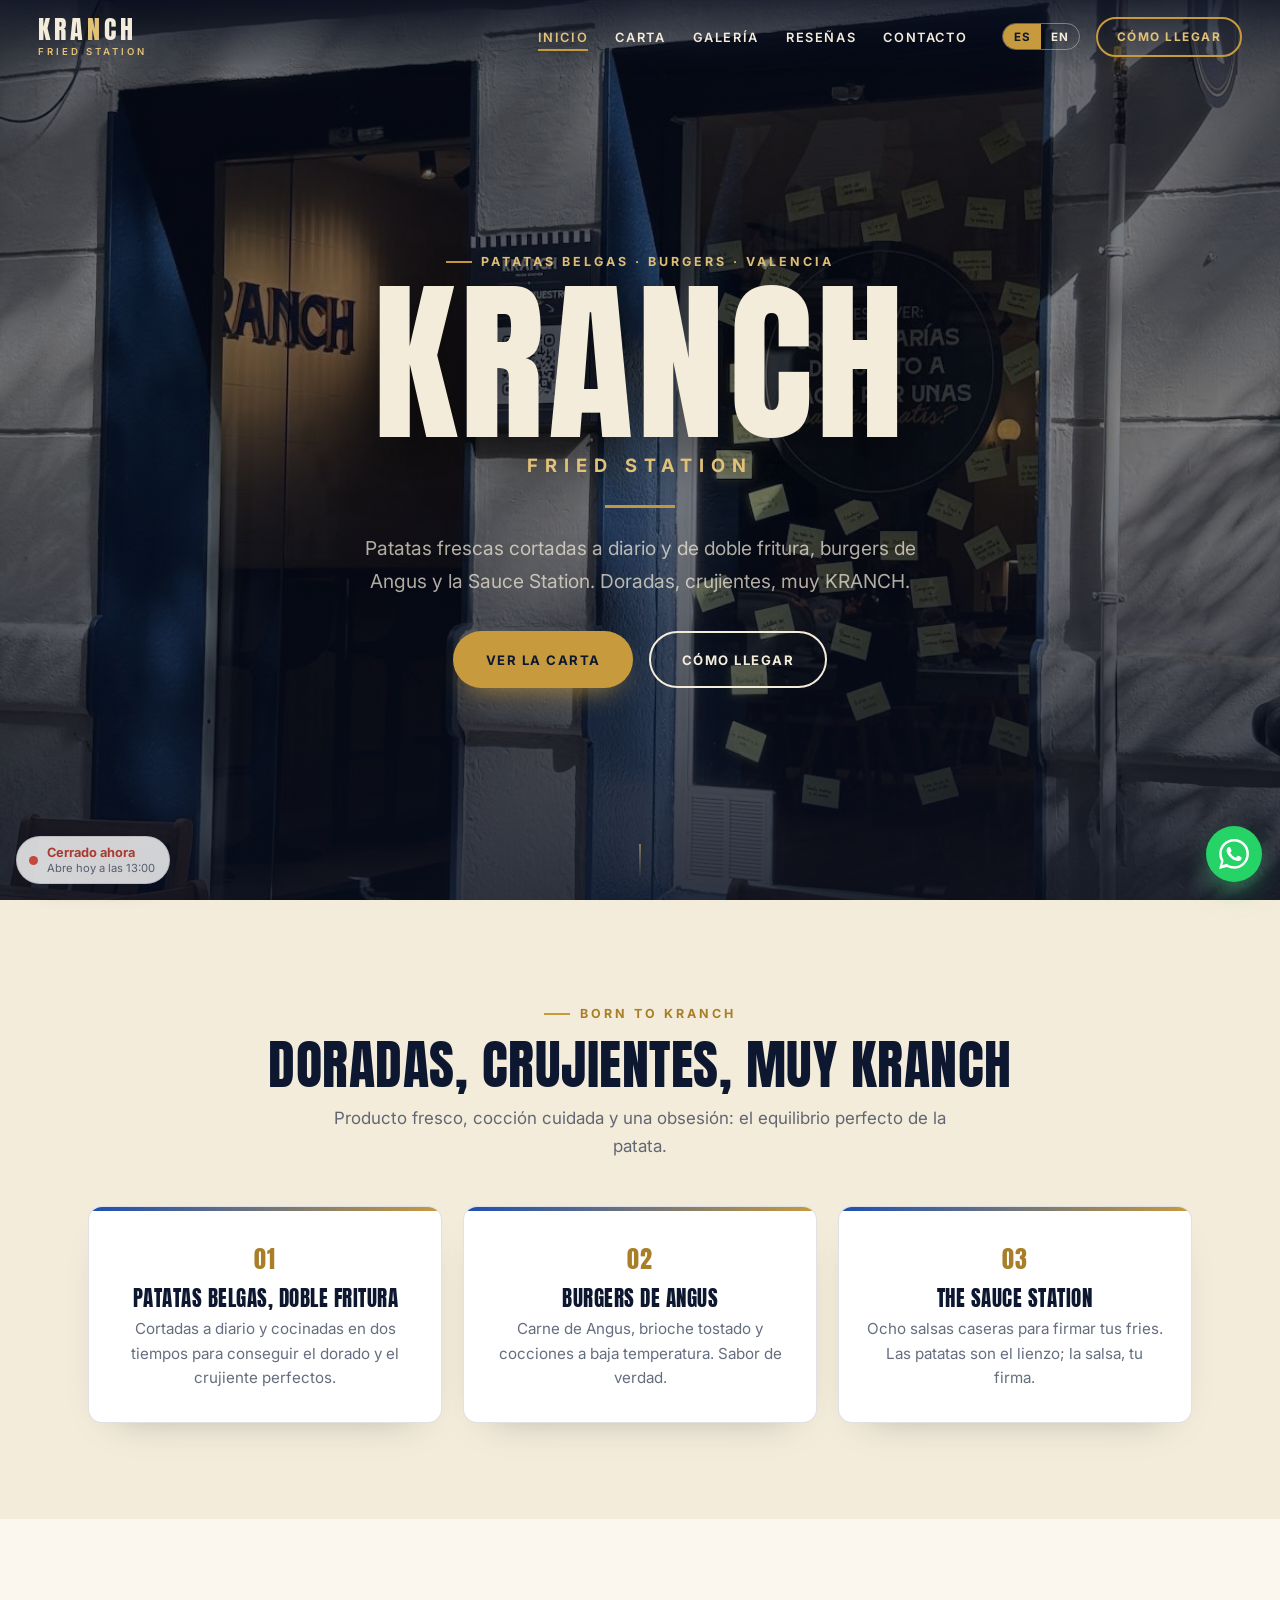
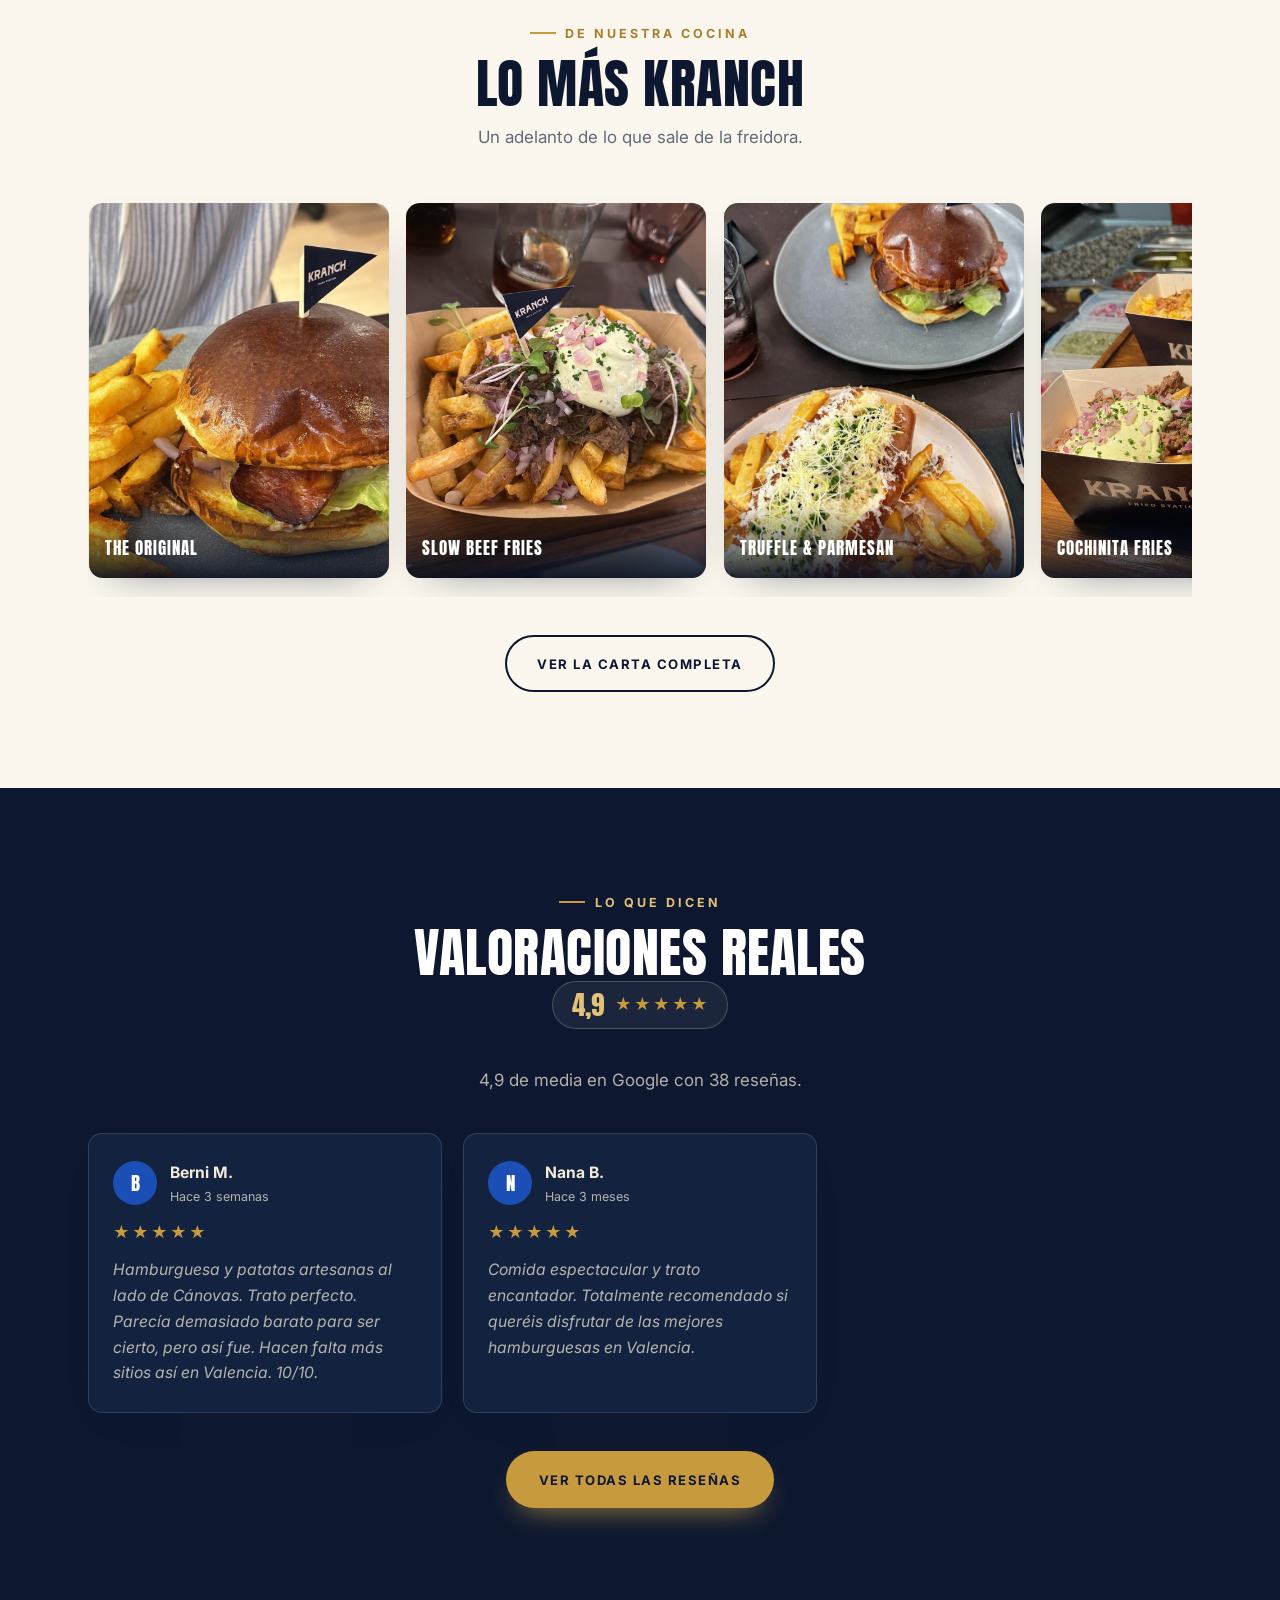
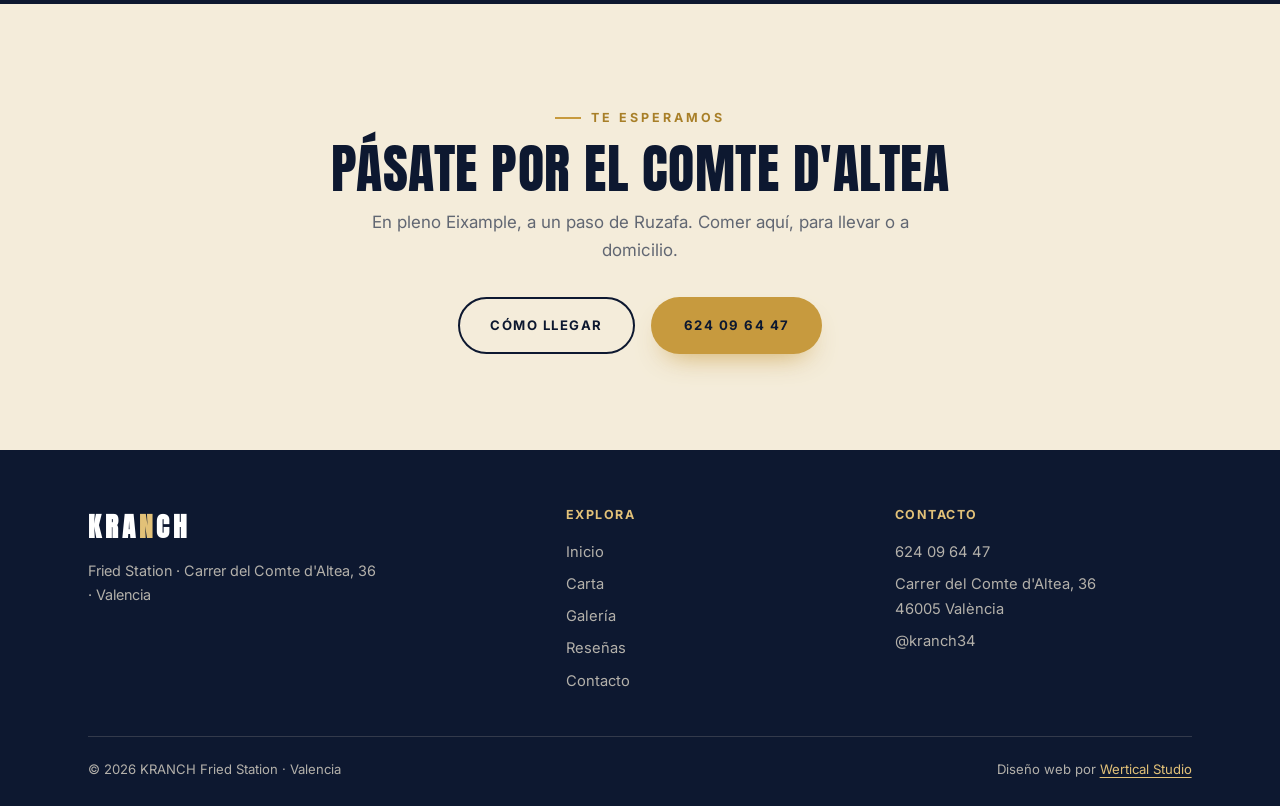
<file: index.html>
<!DOCTYPE html>
<html lang="es">
<head>
<meta charset="UTF-8" />
<meta name="viewport" content="width=device-width, initial-scale=1.0" />
<title>KRANCH · Fried Station — Patatas belgas y burgers en Valencia</title>
<meta name="description" content="KRANCH Fried Station, en el Comte d'Altea (Eixample, Valencia). Patatas belgas de doble fritura cargadas, burgers de Angus y la Sauce Station. Comer aquí, para llevar o a domicilio." />
<link rel="preconnect" href="https://fonts.googleapis.com" />
<link rel="preconnect" href="https://fonts.gstatic.com" crossorigin />
<link href="https://fonts.googleapis.com/css2?family=Anton&family=Inter:wght@300;400;500;600;700;800&display=swap" rel="stylesheet" />
<link rel="icon" type="image/svg+xml" href="assets/favicon.svg" />
<meta name="theme-color" content="#0d1830" />
<meta property="og:type" content="website" />
<meta property="og:title" content="KRANCH · Fried Station — Valencia" />
<meta property="og:description" content="Patatas belgas de doble fritura cargadas, burgers de Angus y la Sauce Station. En el Comte d'Altea, Eixample, Valencia." />
<meta property="og:image" content="assets/hero-burger.jpg" />
<link rel="stylesheet" href="assets/styles.css" />
</head>
<body class="has-hero">

<!-- ===== NAV ===== -->
<nav id="nav">
  <a href="index.html" class="brand"><b>KRA<span>N</span>CH</b><small>Fried Station</small></a>
  <button id="burger" aria-label="Menú" aria-expanded="false"><span></span><span></span><span></span></button>
  <div class="nav-menu" id="navLinks">
    <ul class="links">
      <li><a href="index.html" class="active" data-i18n="nav.home">Inicio</a></li>
      <li><a href="carta.html" data-i18n="nav.menu">Carta</a></li>
      <li><a href="galeria.html" data-i18n="nav.gallery">Galería</a></li>
      <li><a href="resenas.html" data-i18n="nav.reviews">Reseñas</a></li>
      <li><a href="contacto.html" data-i18n="nav.contact">Contacto</a></li>
    </ul>
    <div class="nav-actions">
      <div class="lang-switch">
        <button class="lang-btn" data-lang="es">ES</button>
        <button class="lang-btn" data-lang="en">EN</button>
      </div>
      <a href="contacto.html" class="btn-cta" data-i18n="nav.cta">Cómo llegar</a>
    </div>
  </div>
</nav>

<!-- ===== BANNER ABIERTO / CERRADO ===== -->
<aside id="openStatus" class="is-closed" aria-live="polite">
  <span class="st-dot"></span>
  <span><span class="st-main"></span><span class="st-sub"></span></span>
</aside>

<!-- ===== WHATSAPP ===== -->
<a id="waFab" class="wa-fab" href="#" rel="noopener" aria-label="WhatsApp">
  <svg viewBox="0 0 24 24" fill="currentColor" aria-hidden="true"><path d="M.057 24l1.687-6.163a11.867 11.867 0 0 1-1.587-5.946C.16 5.335 5.495 0 12.05 0a11.817 11.817 0 0 1 8.413 3.488 11.824 11.824 0 0 1 3.48 8.414c-.003 6.557-5.338 11.892-11.893 11.892a11.9 11.9 0 0 1-5.688-1.448L.057 24zm6.597-3.807c1.676.995 3.276 1.591 5.392 1.592 5.448 0 9.886-4.434 9.889-9.885.002-5.462-4.415-9.89-9.881-9.892-5.452 0-9.887 4.434-9.889 9.884a9.86 9.86 0 0 0 1.518 5.262l-.999 3.648 3.97-1.022zm11.387-5.464c-.074-.124-.272-.198-.57-.347-.297-.149-1.758-.868-2.031-.967-.272-.099-.47-.149-.669.149-.198.297-.768.967-.941 1.165-.173.198-.347.223-.644.074-.297-.149-1.255-.462-2.39-1.475-.883-.788-1.48-1.761-1.653-2.059-.173-.297-.018-.458.13-.606.134-.133.297-.347.446-.521.151-.172.2-.296.3-.495.099-.198.05-.372-.025-.521-.075-.148-.669-1.611-.916-2.206-.242-.579-.487-.501-.669-.51l-.57-.01c-.198 0-.52.074-.792.372s-1.04 1.016-1.04 2.479 1.065 2.876 1.213 3.074c.149.198 2.095 3.2 5.076 4.487.709.306 1.263.489 1.694.626.712.226 1.36.194 1.872.118.571-.085 1.758-.719 2.006-1.413.248-.695.248-1.29.173-1.414z"/></svg>
</a>

<!-- ===== HERO ===== -->
<header class="hero">
  <div class="hero-slides" id="heroSlides"></div>
  <div class="hero-overlay"></div>
  <div class="hero-inner">
    <span class="kicker" data-i18n="home.hero.kicker">Patatas belgas · Burgers · Valencia</span>
    <h1>KRANCH</h1>
    <p class="hero-tagline" data-i18n="home.hero.tagline">Fried Station</p>
    <div class="hero-rule"></div>
    <p class="hero-sub" data-i18n="home.hero.sub">Patatas frescas de doble fritura, burgers de Angus y la Sauce Station.</p>
    <div class="hero-cta">
      <a href="carta.html" class="btn btn-gold" data-i18n="home.hero.cta1">Ver la carta</a>
      <a href="contacto.html" class="btn btn-outline" data-i18n="home.hero.cta2">Cómo llegar</a>
    </div>
  </div>
  <div class="scroll-cue" aria-hidden="true"></div>
</header>

<!-- ===== CONCEPTO ===== -->
<section class="section alt">
  <div class="wrap center">
    <span class="kicker" data-i18n="home.concept.kicker">Born to KRANCH</span>
    <h2 class="h-title" data-i18n="home.concept.title">Doradas, crujientes, muy KRANCH</h2>
    <p class="lead" data-i18n="home.concept.sub">Producto fresco, cocción cuidada y una obsesión: el equilibrio perfecto de la patata.</p>
    <div class="concept-grid">
      <div class="concept-card reveal">
        <span class="cc-num">01</span>
        <h3 data-i18n="home.c1.t">Patatas belgas, doble fritura</h3>
        <p data-i18n="home.c1.d"></p>
      </div>
      <div class="concept-card reveal">
        <span class="cc-num">02</span>
        <h3 data-i18n="home.c2.t">Burgers de Angus</h3>
        <p data-i18n="home.c2.d"></p>
      </div>
      <div class="concept-card reveal">
        <span class="cc-num">03</span>
        <h3 data-i18n="home.c3.t">The Sauce Station</h3>
        <p data-i18n="home.c3.d"></p>
      </div>
    </div>
  </div>
</section>

<!-- ===== DESTACADOS ===== -->
<section class="section">
  <div class="wrap center">
    <span class="kicker" data-i18n="home.feat.kicker">De nuestra cocina</span>
    <h2 class="h-title" data-i18n="home.feat.title">Lo más KRANCH</h2>
    <p class="lead" data-i18n="home.feat.sub">Un adelanto de lo que sale de la freidora.</p>
    <div class="feat-scroll" id="featuredGrid"></div>
    <div class="dishes-cta">
      <a href="carta.html" class="btn btn-ghost" data-i18n="home.feat.cta">Ver la carta completa</a>
    </div>
  </div>
</section>

<!-- ===== RESEÑAS (teaser) ===== -->
<section class="section dark">
  <div class="wrap center">
    <span class="kicker" data-i18n="home.rev.kicker">Lo que dicen</span>
    <h2 class="h-title" data-i18n="home.rev.title">Valoraciones reales</h2>
    <div class="rating-badge">
      <span class="rb-num">4,9</span>
      <span class="stars"><span class="star on">★</span><span class="star on">★</span><span class="star on">★</span><span class="star on">★</span><span class="star on">★</span></span>
    </div>
    <p class="lead" data-i18n-meta="home.rev.sub">4,9 de media en Google.</p>
    <div class="reviews-grid" id="reviewsTeaser"></div>
    <div class="reviews-actions">
      <a href="resenas.html" class="btn btn-gold" data-i18n="home.rev.cta">Ver todas las reseñas</a>
    </div>
  </div>
</section>

<!-- ===== VISIT ===== -->
<section class="section alt visit-band">
  <div class="wrap center">
    <span class="kicker" data-i18n="home.visit.kicker">Te esperamos</span>
    <h2 class="h-title" data-i18n="home.visit.title">Pásate por el Comte d'Altea</h2>
    <p class="lead" data-i18n="home.visit.sub">En pleno Eixample, a un paso de Ruzafa.</p>
    <div class="visit-cta">
      <a href="contacto.html" class="btn btn-ghost" data-i18n="home.visit.cta1">Cómo llegar</a>
      <a id="callBtn" href="#" class="btn btn-gold" data-i18n="home.visit.cta2">Llamar / WhatsApp</a>
    </div>
  </div>
</section>

<!-- ===== FOOTER ===== -->
<footer>
  <div class="wrap">
    <div class="foot-grid">
      <div class="foot-brand">
        <b>KRA<span>N</span>CH</b>
        <p data-i18n="footer.tagline">Fried Station · Carrer del Comte d'Altea, 36 · Valencia</p>
      </div>
      <div class="foot-col">
        <h4 data-i18n="footer.explore">Explora</h4>
        <a href="index.html" data-i18n="nav.home">Inicio</a>
        <a href="carta.html" data-i18n="nav.menu">Carta</a>
        <a href="galeria.html" data-i18n="nav.gallery">Galería</a>
        <a href="resenas.html" data-i18n="nav.reviews">Reseñas</a>
        <a href="contacto.html" data-i18n="nav.contact">Contacto</a>
      </div>
      <div class="foot-col">
        <h4 data-i18n="footer.contact">Contacto</h4>
        <a id="footPhone" href="#">624 09 64 47</a>
        <p>Carrer del Comte d'Altea, 36<br>46005 València</p>
        <a href="https://www.instagram.com/kranch34/" target="_blank" rel="noopener">@kranch34</a>
      </div>
    </div>
    <div class="foot-bottom">
      <span data-i18n="footer.rights">© 2026 KRANCH Fried Station · Valencia</span>
      <span data-i18n-html="footer.credit">Diseño web por Wertical Studio</span>
    </div>
  </div>
</footer>

<script src="assets/i18n.js"></script>
<script src="assets/menu-data.js"></script>
<script src="assets/reviews-data.js"></script>
<script src="assets/app.js"></script>
</body>
</html>
</file>
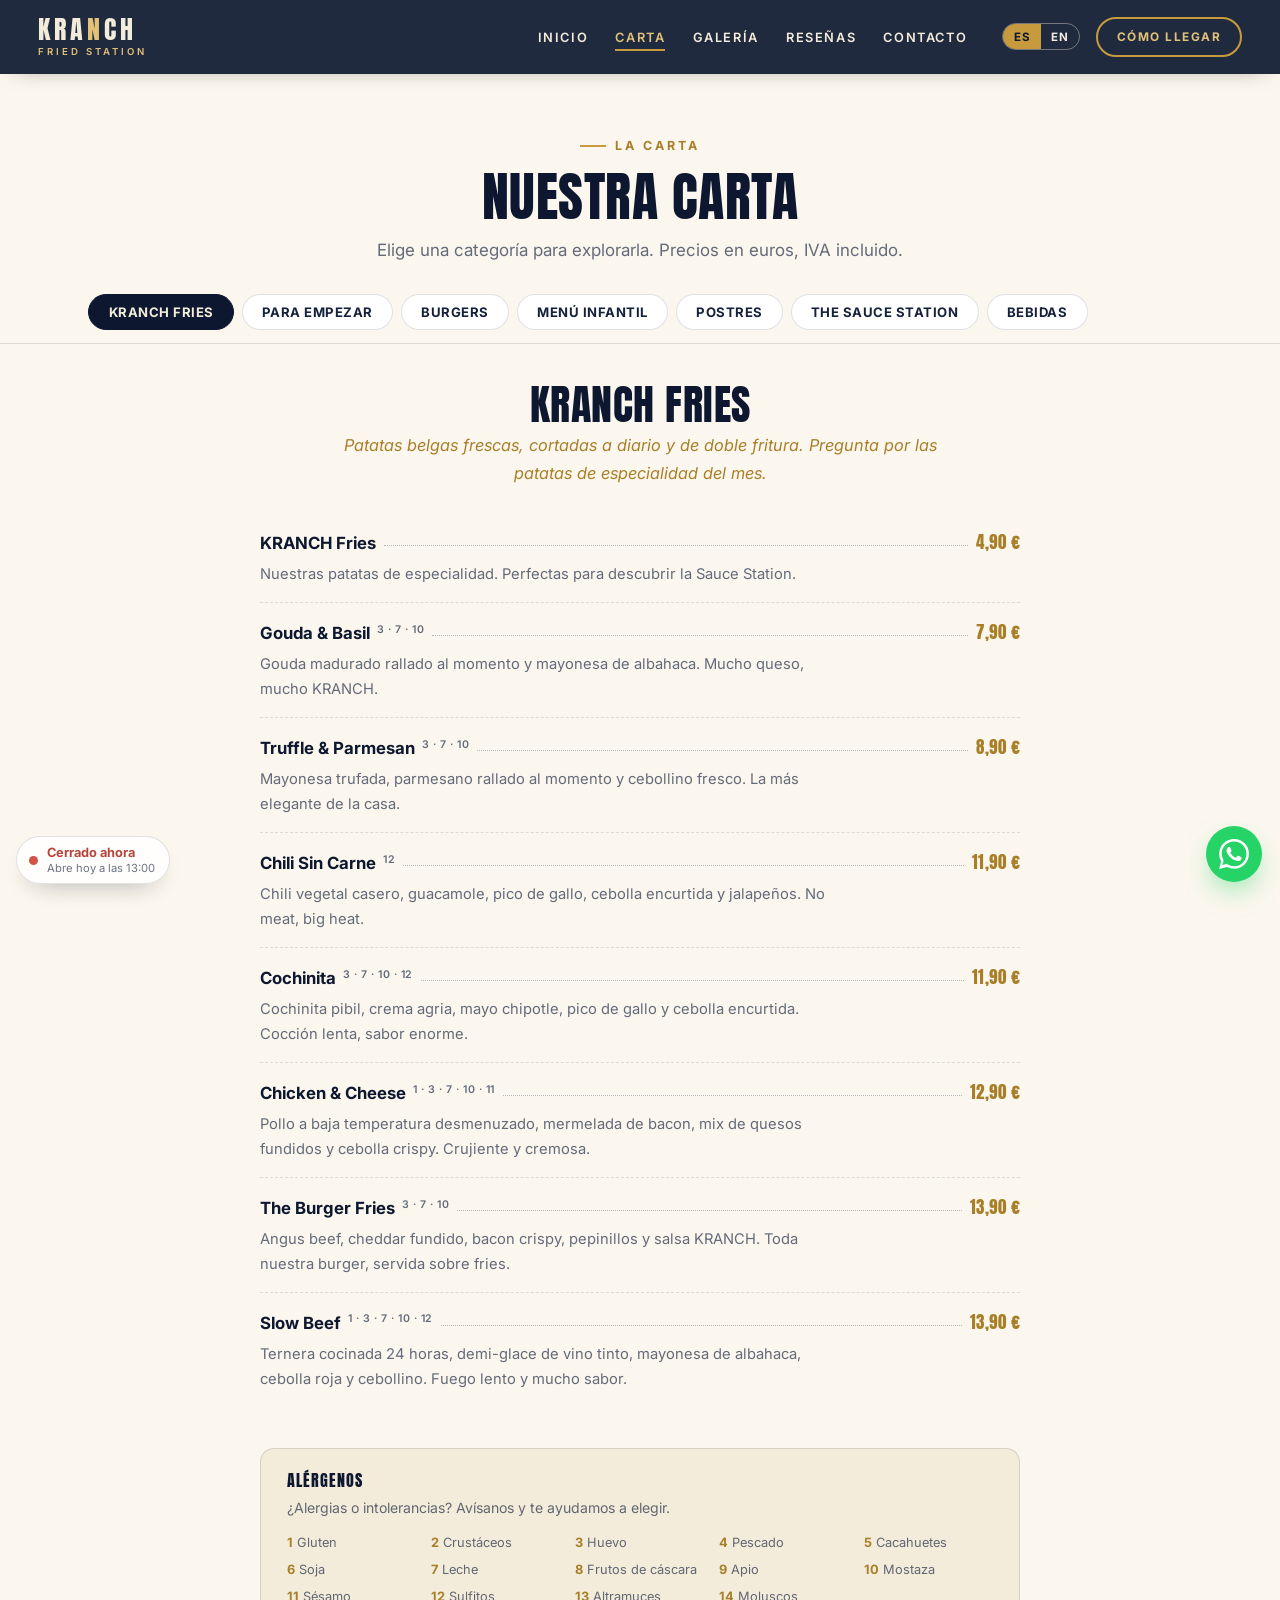
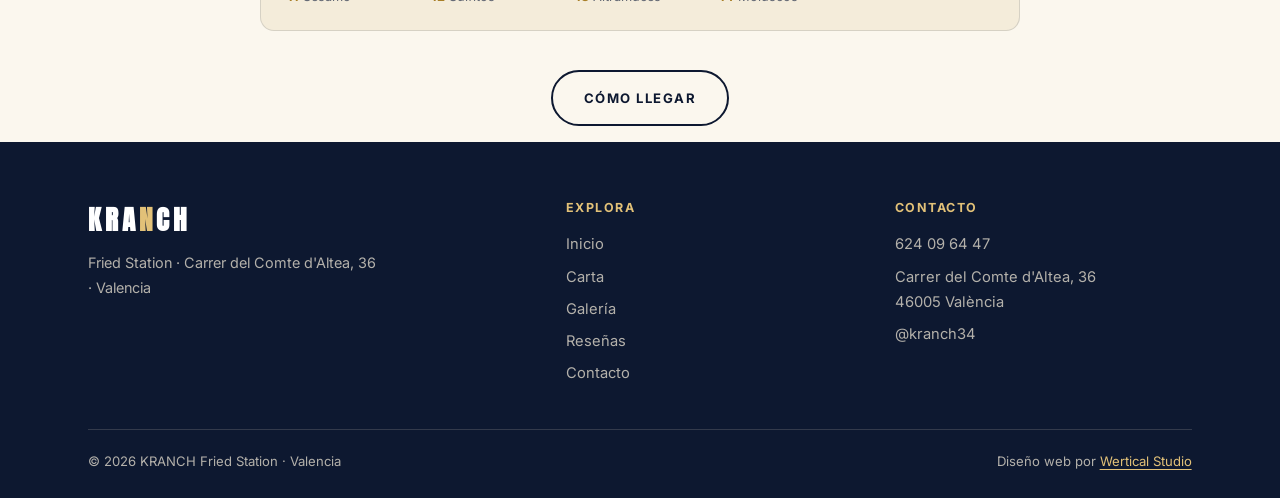
<file: carta.html>
<!DOCTYPE html>
<html lang="es">
<head>
<meta charset="UTF-8" />
<meta name="viewport" content="width=device-width, initial-scale=1.0" />
<title>Carta · KRANCH Fried Station — Valencia</title>
<meta name="description" content="La carta de KRANCH Fried Station: KRANCH Fries cargadas, burgers de Angus, entrantes, postres, The Sauce Station y bebidas. Precios e información de alérgenos." />
<link rel="preconnect" href="https://fonts.googleapis.com" />
<link rel="preconnect" href="https://fonts.gstatic.com" crossorigin />
<link href="https://fonts.googleapis.com/css2?family=Anton&family=Inter:wght@300;400;500;600;700;800&display=swap" rel="stylesheet" />
<link rel="icon" type="image/svg+xml" href="assets/favicon.svg" />
<meta name="theme-color" content="#0d1830" />
<meta property="og:type" content="website" />
<meta property="og:title" content="Carta · KRANCH Fried Station — Valencia" />
<meta property="og:description" content="KRANCH Fries cargadas, burgers de Angus, entrantes, postres, The Sauce Station y bebidas. Precios e información de alérgenos." />
<meta property="og:image" content="assets/hero-burger.jpg" />
<link rel="stylesheet" href="assets/styles.css" />
</head>
<body>

<nav id="nav">
  <a href="index.html" class="brand"><b>KRA<span>N</span>CH</b><small>Fried Station</small></a>
  <button id="burger" aria-label="Menú" aria-expanded="false"><span></span><span></span><span></span></button>
  <div class="nav-menu" id="navLinks">
    <ul class="links">
      <li><a href="index.html" data-i18n="nav.home">Inicio</a></li>
      <li><a href="carta.html" class="active" data-i18n="nav.menu">Carta</a></li>
      <li><a href="galeria.html" data-i18n="nav.gallery">Galería</a></li>
      <li><a href="resenas.html" data-i18n="nav.reviews">Reseñas</a></li>
      <li><a href="contacto.html" data-i18n="nav.contact">Contacto</a></li>
    </ul>
    <div class="nav-actions">
      <div class="lang-switch">
        <button class="lang-btn" data-lang="es">ES</button>
        <button class="lang-btn" data-lang="en">EN</button>
      </div>
      <a href="contacto.html" class="btn-cta" data-i18n="nav.cta">Cómo llegar</a>
    </div>
  </div>
</nav>

<aside id="openStatus" class="is-closed" aria-live="polite">
  <span class="st-dot"></span>
  <span><span class="st-main"></span><span class="st-sub"></span></span>
</aside>

<a id="waFab" class="wa-fab" href="#" rel="noopener" aria-label="WhatsApp">
  <svg viewBox="0 0 24 24" fill="currentColor" aria-hidden="true"><path d="M.057 24l1.687-6.163a11.867 11.867 0 0 1-1.587-5.946C.16 5.335 5.495 0 12.05 0a11.817 11.817 0 0 1 8.413 3.488 11.824 11.824 0 0 1 3.48 8.414c-.003 6.557-5.338 11.892-11.893 11.892a11.9 11.9 0 0 1-5.688-1.448L.057 24zm6.597-3.807c1.676.995 3.276 1.591 5.392 1.592 5.448 0 9.886-4.434 9.889-9.885.002-5.462-4.415-9.89-9.881-9.892-5.452 0-9.887 4.434-9.889 9.884a9.86 9.86 0 0 0 1.518 5.262l-.999 3.648 3.97-1.022zm11.387-5.464c-.074-.124-.272-.198-.57-.347-.297-.149-1.758-.868-2.031-.967-.272-.099-.47-.149-.669.149-.198.297-.768.967-.941 1.165-.173.198-.347.223-.644.074-.297-.149-1.255-.462-2.39-1.475-.883-.788-1.48-1.761-1.653-2.059-.173-.297-.018-.458.13-.606.134-.133.297-.347.446-.521.151-.172.2-.296.3-.495.099-.198.05-.372-.025-.521-.075-.148-.669-1.611-.916-2.206-.242-.579-.487-.501-.669-.51l-.57-.01c-.198 0-.52.074-.792.372s-1.04 1.016-1.04 2.479 1.065 2.876 1.213 3.074c.149.198 2.095 3.2 5.076 4.487.709.306 1.263.489 1.694.626.712.226 1.36.194 1.872.118.571-.085 1.758-.719 2.006-1.413.248-.695.248-1.29.173-1.414z"/></svg>
</a>

<header class="page-head" id="menuTop">
  <div class="wrap center">
    <span class="kicker" data-i18n="menu.kicker">La carta</span>
    <h1 class="h-title" data-i18n="menu.title">Nuestra carta</h1>
    <p class="lead" data-i18n="menu.sub">Elige una categoría para explorarla.</p>
  </div>
</header>

<div class="cat-tabs-bar">
  <div class="cat-tabs" id="menuTabs"></div>
</div>

<main class="menu-body">
  <div class="wrap">
    <div id="menuPanels"></div>

    <div class="allergens">
      <h3 data-i18n="menu.allergens.title">Alérgenos</h3>
      <p data-i18n="menu.allergens.intro">¿Alergias o intolerancias? Avísanos.</p>
      <div class="al-grid">
        <span><b>1</b> <span data-i18n="menu.al.1">Gluten</span></span>
        <span><b>2</b> <span data-i18n="menu.al.2">Crustáceos</span></span>
        <span><b>3</b> <span data-i18n="menu.al.3">Huevo</span></span>
        <span><b>4</b> <span data-i18n="menu.al.4">Pescado</span></span>
        <span><b>5</b> <span data-i18n="menu.al.5">Cacahuetes</span></span>
        <span><b>6</b> <span data-i18n="menu.al.6">Soja</span></span>
        <span><b>7</b> <span data-i18n="menu.al.7">Leche</span></span>
        <span><b>8</b> <span data-i18n="menu.al.8">Frutos de cáscara</span></span>
        <span><b>9</b> <span data-i18n="menu.al.9">Apio</span></span>
        <span><b>10</b> <span data-i18n="menu.al.10">Mostaza</span></span>
        <span><b>11</b> <span data-i18n="menu.al.11">Sésamo</span></span>
        <span><b>12</b> <span data-i18n="menu.al.12">Sulfitos</span></span>
        <span><b>13</b> <span data-i18n="menu.al.13">Altramuces</span></span>
        <span><b>14</b> <span data-i18n="menu.al.14">Moluscos</span></span>
      </div>
    </div>

    <div class="menu-extra">
      <a href="contacto.html" class="btn btn-ghost" data-i18n="nav.cta">Cómo llegar</a>
    </div>
  </div>
</main>

<footer>
  <div class="wrap">
    <div class="foot-grid">
      <div class="foot-brand">
        <b>KRA<span>N</span>CH</b>
        <p data-i18n="footer.tagline">Fried Station · Carrer del Comte d'Altea, 36 · Valencia</p>
      </div>
      <div class="foot-col">
        <h4 data-i18n="footer.explore">Explora</h4>
        <a href="index.html" data-i18n="nav.home">Inicio</a>
        <a href="carta.html" data-i18n="nav.menu">Carta</a>
        <a href="galeria.html" data-i18n="nav.gallery">Galería</a>
        <a href="resenas.html" data-i18n="nav.reviews">Reseñas</a>
        <a href="contacto.html" data-i18n="nav.contact">Contacto</a>
      </div>
      <div class="foot-col">
        <h4 data-i18n="footer.contact">Contacto</h4>
        <a id="footPhone" href="#">624 09 64 47</a>
        <p>Carrer del Comte d'Altea, 36<br>46005 València</p>
        <a href="https://www.instagram.com/kranch34/" target="_blank" rel="noopener">@kranch34</a>
      </div>
    </div>
    <div class="foot-bottom">
      <span data-i18n="footer.rights">© 2026 KRANCH Fried Station · Valencia</span>
      <span data-i18n-html="footer.credit">Diseño web por Wertical Studio</span>
    </div>
  </div>
</footer>

<script src="assets/i18n.js"></script>
<script src="assets/menu-data.js"></script>
<script src="assets/reviews-data.js"></script>
<script src="assets/app.js"></script>
</body>
</html>
</file>
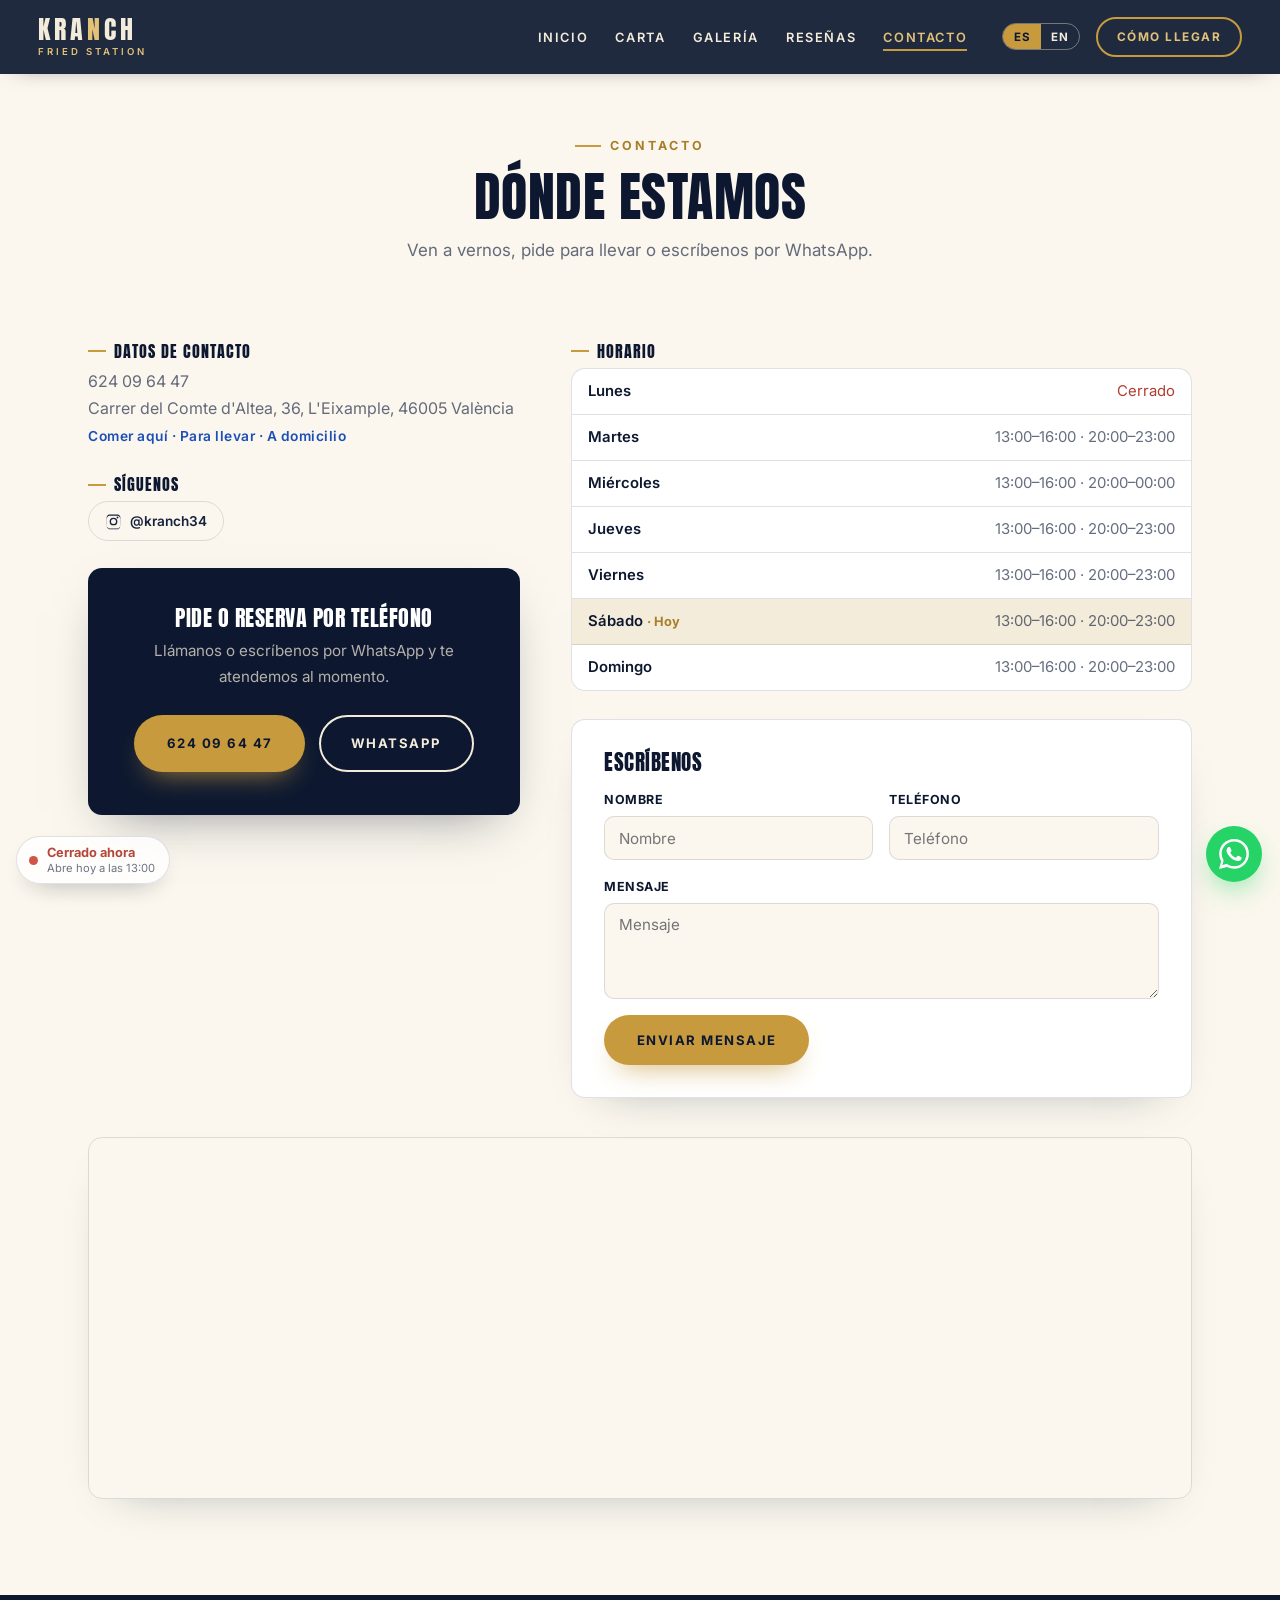
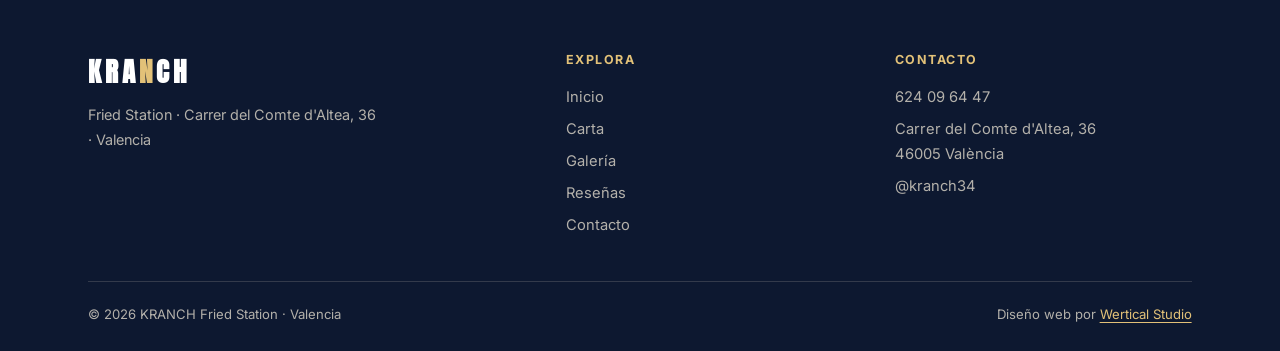
<file: contacto.html>
<!DOCTYPE html>
<html lang="es">
<head>
<meta charset="UTF-8" />
<meta name="viewport" content="width=device-width, initial-scale=1.0" />
<title>Contacto · KRANCH Fried Station — Valencia</title>
<meta name="description" content="Cómo llegar a KRANCH Fried Station: Carrer del Comte d'Altea, 36, Eixample, Valencia. Teléfono, WhatsApp, horario y mapa. Comer aquí, para llevar o a domicilio." />
<link rel="preconnect" href="https://fonts.googleapis.com" />
<link rel="preconnect" href="https://fonts.gstatic.com" crossorigin />
<link href="https://fonts.googleapis.com/css2?family=Anton&family=Inter:wght@300;400;500;600;700;800&display=swap" rel="stylesheet" />
<link rel="icon" type="image/svg+xml" href="assets/favicon.svg" />
<meta name="theme-color" content="#0d1830" />
<meta property="og:type" content="website" />
<meta property="og:title" content="Contacto · KRANCH Fried Station — Valencia" />
<meta property="og:description" content="Carrer del Comte d'Altea, 36, Eixample, Valencia. Teléfono, WhatsApp, horario y mapa. Comer aquí, para llevar o a domicilio." />
<meta property="og:image" content="assets/hero-burger.jpg" />
<link rel="stylesheet" href="assets/styles.css" />
</head>
<body>

<nav id="nav">
  <a href="index.html" class="brand"><b>KRA<span>N</span>CH</b><small>Fried Station</small></a>
  <button id="burger" aria-label="Menú" aria-expanded="false"><span></span><span></span><span></span></button>
  <div class="nav-menu" id="navLinks">
    <ul class="links">
      <li><a href="index.html" data-i18n="nav.home">Inicio</a></li>
      <li><a href="carta.html" data-i18n="nav.menu">Carta</a></li>
      <li><a href="galeria.html" data-i18n="nav.gallery">Galería</a></li>
      <li><a href="resenas.html" data-i18n="nav.reviews">Reseñas</a></li>
      <li><a href="contacto.html" class="active" data-i18n="nav.contact">Contacto</a></li>
    </ul>
    <div class="nav-actions">
      <div class="lang-switch">
        <button class="lang-btn" data-lang="es">ES</button>
        <button class="lang-btn" data-lang="en">EN</button>
      </div>
      <a href="contacto.html" class="btn-cta" data-i18n="nav.cta">Cómo llegar</a>
    </div>
  </div>
</nav>

<aside id="openStatus" class="is-closed" aria-live="polite">
  <span class="st-dot"></span>
  <span><span class="st-main"></span><span class="st-sub"></span></span>
</aside>

<a id="waFab" class="wa-fab" href="#" rel="noopener" aria-label="WhatsApp">
  <svg viewBox="0 0 24 24" fill="currentColor" aria-hidden="true"><path d="M.057 24l1.687-6.163a11.867 11.867 0 0 1-1.587-5.946C.16 5.335 5.495 0 12.05 0a11.817 11.817 0 0 1 8.413 3.488 11.824 11.824 0 0 1 3.48 8.414c-.003 6.557-5.338 11.892-11.893 11.892a11.9 11.9 0 0 1-5.688-1.448L.057 24zm6.597-3.807c1.676.995 3.276 1.591 5.392 1.592 5.448 0 9.886-4.434 9.889-9.885.002-5.462-4.415-9.89-9.881-9.892-5.452 0-9.887 4.434-9.889 9.884a9.86 9.86 0 0 0 1.518 5.262l-.999 3.648 3.97-1.022zm11.387-5.464c-.074-.124-.272-.198-.57-.347-.297-.149-1.758-.868-2.031-.967-.272-.099-.47-.149-.669.149-.198.297-.768.967-.941 1.165-.173.198-.347.223-.644.074-.297-.149-1.255-.462-2.39-1.475-.883-.788-1.48-1.761-1.653-2.059-.173-.297-.018-.458.13-.606.134-.133.297-.347.446-.521.151-.172.2-.296.3-.495.099-.198.05-.372-.025-.521-.075-.148-.669-1.611-.916-2.206-.242-.579-.487-.501-.669-.51l-.57-.01c-.198 0-.52.074-.792.372s-1.04 1.016-1.04 2.479 1.065 2.876 1.213 3.074c.149.198 2.095 3.2 5.076 4.487.709.306 1.263.489 1.694.626.712.226 1.36.194 1.872.118.571-.085 1.758-.719 2.006-1.413.248-.695.248-1.29.173-1.414z"/></svg>
</a>

<header class="page-head">
  <div class="wrap center">
    <span class="kicker" data-i18n="contact.kicker">Contacto</span>
    <h1 class="h-title" data-i18n="contact.title">Dónde estamos</h1>
    <p class="lead" data-i18n="contact.sub">Ven a vernos, pide para llevar o escríbenos por WhatsApp.</p>
  </div>
</header>

<main class="section" style="padding-top:1.5rem">
  <div class="wrap">
    <div class="contact-grid">
      <!-- Columna info -->
      <div>
        <div class="info-block">
          <h3 data-i18n="contact.infoTitle">Datos de contacto</h3>
          <a class="info-line" id="cPhone" href="#">624 09 64 47</a>
          <a class="info-line" id="cAddress" href="#" target="_blank" rel="noopener">Carrer del Comte d'Altea, 36, Valencia</a>
          <span class="options-line" data-i18n="contact.options">Comer aquí · Para llevar · A domicilio</span>
        </div>

        <div class="info-block">
          <h3 data-i18n="contact.followLabel">Síguenos</h3>
          <div class="socials">
            <a id="soc-ig" href="https://www.instagram.com/kranch34/" target="_blank" rel="noopener">
              <svg viewBox="0 0 24 24" fill="currentColor" aria-hidden="true"><path d="M12 2.16c3.2 0 3.58.01 4.85.07 1.17.05 1.8.25 2.23.41.56.22.96.48 1.38.9.42.42.68.82.9 1.38.16.42.36 1.06.41 2.23.06 1.27.07 1.65.07 4.85s-.01 3.58-.07 4.85c-.05 1.17-.25 1.8-.41 2.23-.22.56-.48.96-.9 1.38-.42.42-.82.68-1.38.9-.42.16-1.06.36-2.23.41-1.27.06-1.65.07-4.85.07s-3.58-.01-4.85-.07c-1.17-.05-1.8-.25-2.23-.41a3.72 3.72 0 0 1-1.38-.9 3.72 3.72 0 0 1-.9-1.38c-.16-.42-.36-1.06-.41-2.23C2.17 15.58 2.16 15.2 2.16 12s.01-3.58.07-4.85c.05-1.17.25-1.8.41-2.23.22-.56.48-.96.9-1.38.42-.42.82-.68 1.38-.9.42-.16 1.06-.36 2.23-.41C8.42 2.17 8.8 2.16 12 2.16zm0 1.62c-3.15 0-3.5.01-4.74.07-1.14.05-1.76.24-2.17.4-.55.21-.94.47-1.35.88-.41.41-.67.8-.88 1.35-.16.41-.35 1.03-.4 2.17-.06 1.24-.07 1.59-.07 4.74s.01 3.5.07 4.74c.05 1.14.24 1.76.4 2.17.21.55.47.94.88 1.35.41.41.8.67 1.35.88.41.16 1.03.35 2.17.4 1.24.06 1.59.07 4.74.07s3.5-.01 4.74-.07c1.14-.05 1.76-.24 2.17-.4.55-.21.94-.47 1.35-.88.41-.41.67-.8.88-1.35.16-.41.35-1.03.4-2.17.06-1.24.07-1.59.07-4.74s-.01-3.5-.07-4.74c-.05-1.14-.24-1.76-.4-2.17a3.6 3.6 0 0 0-.88-1.35 3.6 3.6 0 0 0-1.35-.88c-.41-.16-1.03-.35-2.17-.4-1.24-.06-1.59-.07-4.74-.07zm0 2.76a5.46 5.46 0 1 1 0 10.92 5.46 5.46 0 0 1 0-10.92zm0 9a3.54 3.54 0 1 0 0-7.08 3.54 3.54 0 0 0 0 7.08zm6.95-9.22a1.27 1.27 0 1 1-2.55 0 1.27 1.27 0 0 1 2.55 0z"/></svg>
              @kranch34
            </a>
          </div>
        </div>

        <div class="call-card">
          <h3 data-i18n="contact.callTitle">Pide o reserva por teléfono</h3>
          <p data-i18n="contact.callText">Llámanos o escríbenos por WhatsApp y te atendemos al momento.</p>
          <a id="callBtn" class="btn btn-gold" href="#">624 09 64 47</a>
          <a class="btn btn-outline" href="https://wa.me/34624096447" target="_blank" rel="noopener">WhatsApp</a>
        </div>
      </div>

      <!-- Columna horario + formulario -->
      <div>
        <div class="info-block">
          <h3 data-i18n="contact.hoursTitle">Horario</h3>
          <div class="hours-table" id="hoursTable"></div>
        </div>

        <div class="form-card">
          <h3 data-i18n="form.title">Escríbenos</h3>
          <form id="contactForm">
            <div class="form-row">
              <div class="field">
                <label data-i18n="form.name">Nombre</label>
                <input type="text" name="name" required data-i18n-ph="form.name" />
              </div>
              <div class="field">
                <label data-i18n="form.phone">Teléfono</label>
                <input type="tel" name="phone" data-i18n-ph="form.phone" />
              </div>
            </div>
            <div class="field">
              <label data-i18n="form.message">Mensaje</label>
              <textarea name="message" required data-i18n-ph="form.message"></textarea>
            </div>
            <button type="submit" class="btn btn-gold" data-i18n="form.submit">Enviar mensaje</button>
            <p class="form-success" id="formSuccess" hidden></p>
          </form>
        </div>
      </div>
    </div>

    <div class="map-frame">
      <iframe src="https://www.google.com/maps?q=KRANCH+Carrer+del+Comte+d'Altea+36+Valencia&output=embed" loading="lazy" referrerpolicy="no-referrer-when-downgrade" title="Mapa KRANCH"></iframe>
    </div>
  </div>
</main>

<footer>
  <div class="wrap">
    <div class="foot-grid">
      <div class="foot-brand">
        <b>KRA<span>N</span>CH</b>
        <p data-i18n="footer.tagline">Fried Station · Carrer del Comte d'Altea, 36 · Valencia</p>
      </div>
      <div class="foot-col">
        <h4 data-i18n="footer.explore">Explora</h4>
        <a href="index.html" data-i18n="nav.home">Inicio</a>
        <a href="carta.html" data-i18n="nav.menu">Carta</a>
        <a href="galeria.html" data-i18n="nav.gallery">Galería</a>
        <a href="resenas.html" data-i18n="nav.reviews">Reseñas</a>
        <a href="contacto.html" data-i18n="nav.contact">Contacto</a>
      </div>
      <div class="foot-col">
        <h4 data-i18n="footer.contact">Contacto</h4>
        <a id="footPhone" href="#">624 09 64 47</a>
        <p>Carrer del Comte d'Altea, 36<br>46005 València</p>
        <a href="https://www.instagram.com/kranch34/" target="_blank" rel="noopener">@kranch34</a>
      </div>
    </div>
    <div class="foot-bottom">
      <span data-i18n="footer.rights">© 2026 KRANCH Fried Station · Valencia</span>
      <span data-i18n-html="footer.credit">Diseño web por Wertical Studio</span>
    </div>
  </div>
</footer>

<script src="assets/i18n.js"></script>
<script src="assets/menu-data.js"></script>
<script src="assets/reviews-data.js"></script>
<script src="assets/app.js"></script>
</body>
</html>
</file>
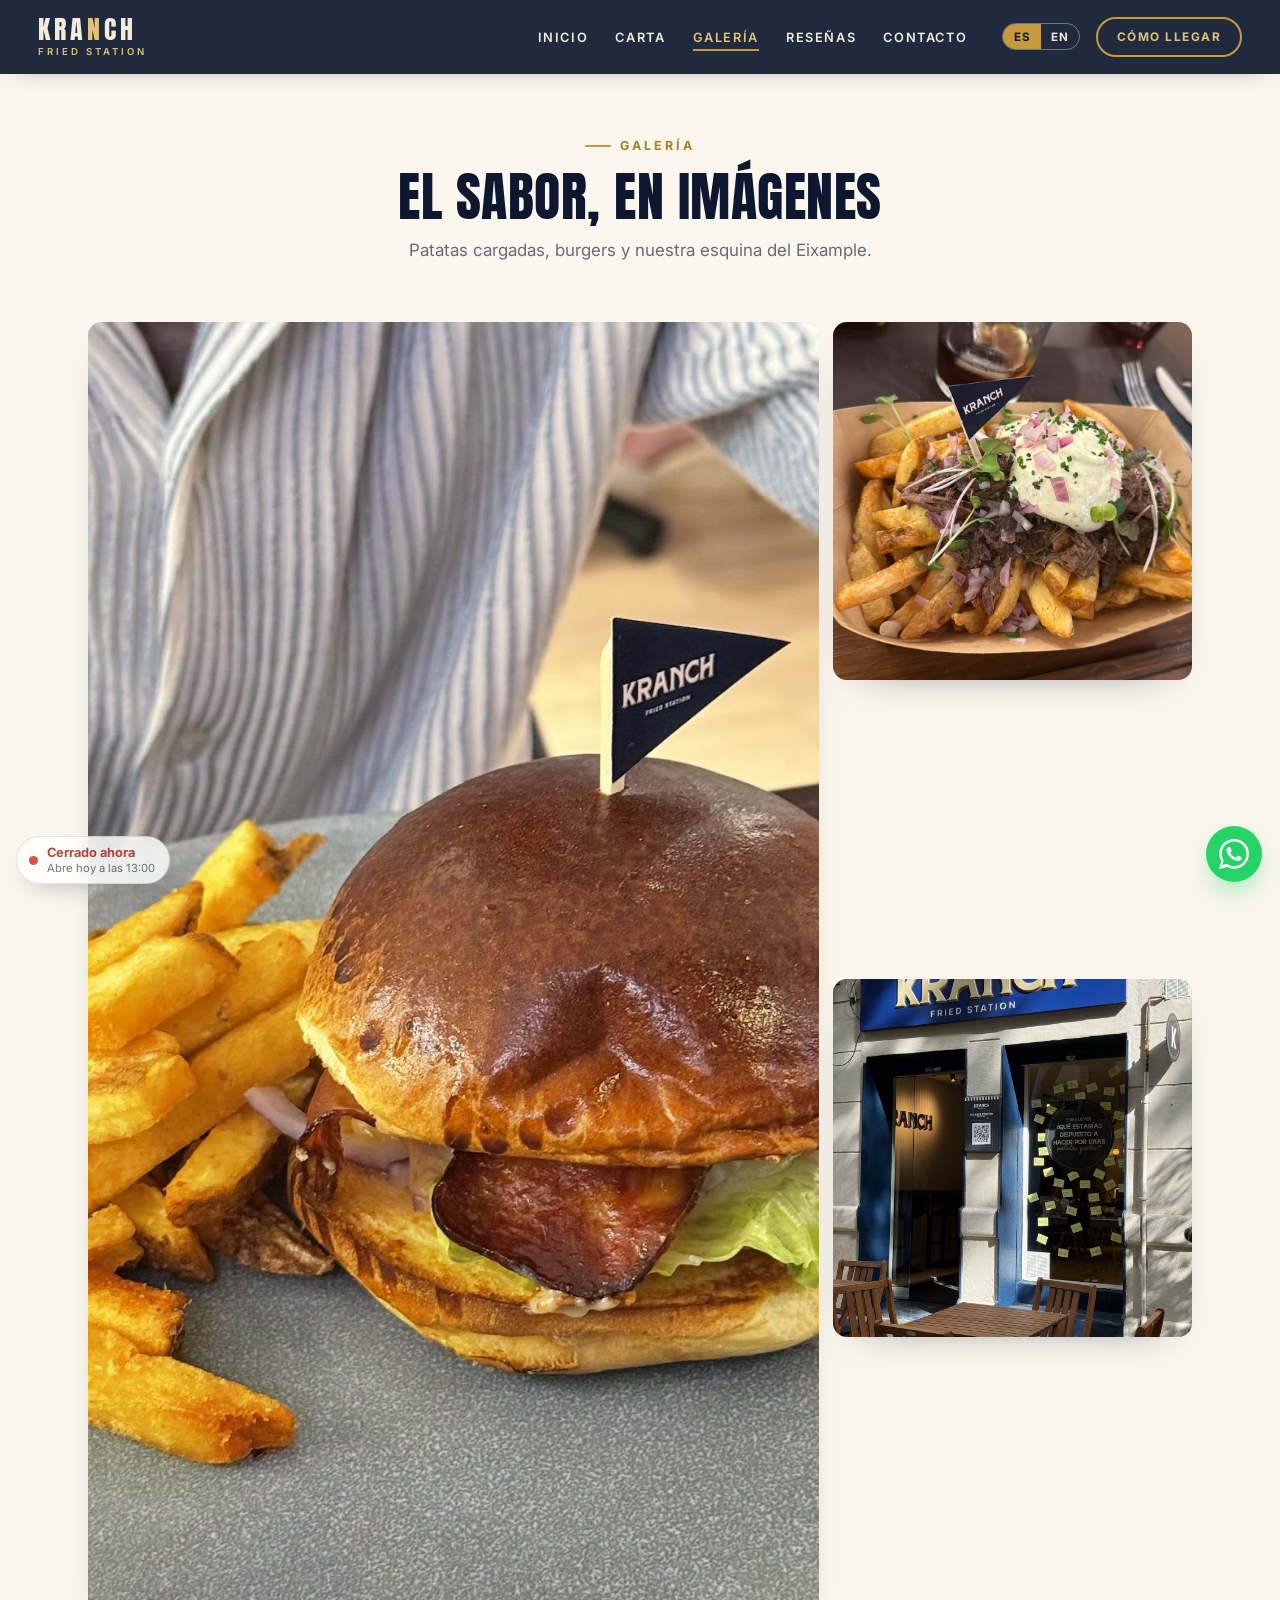
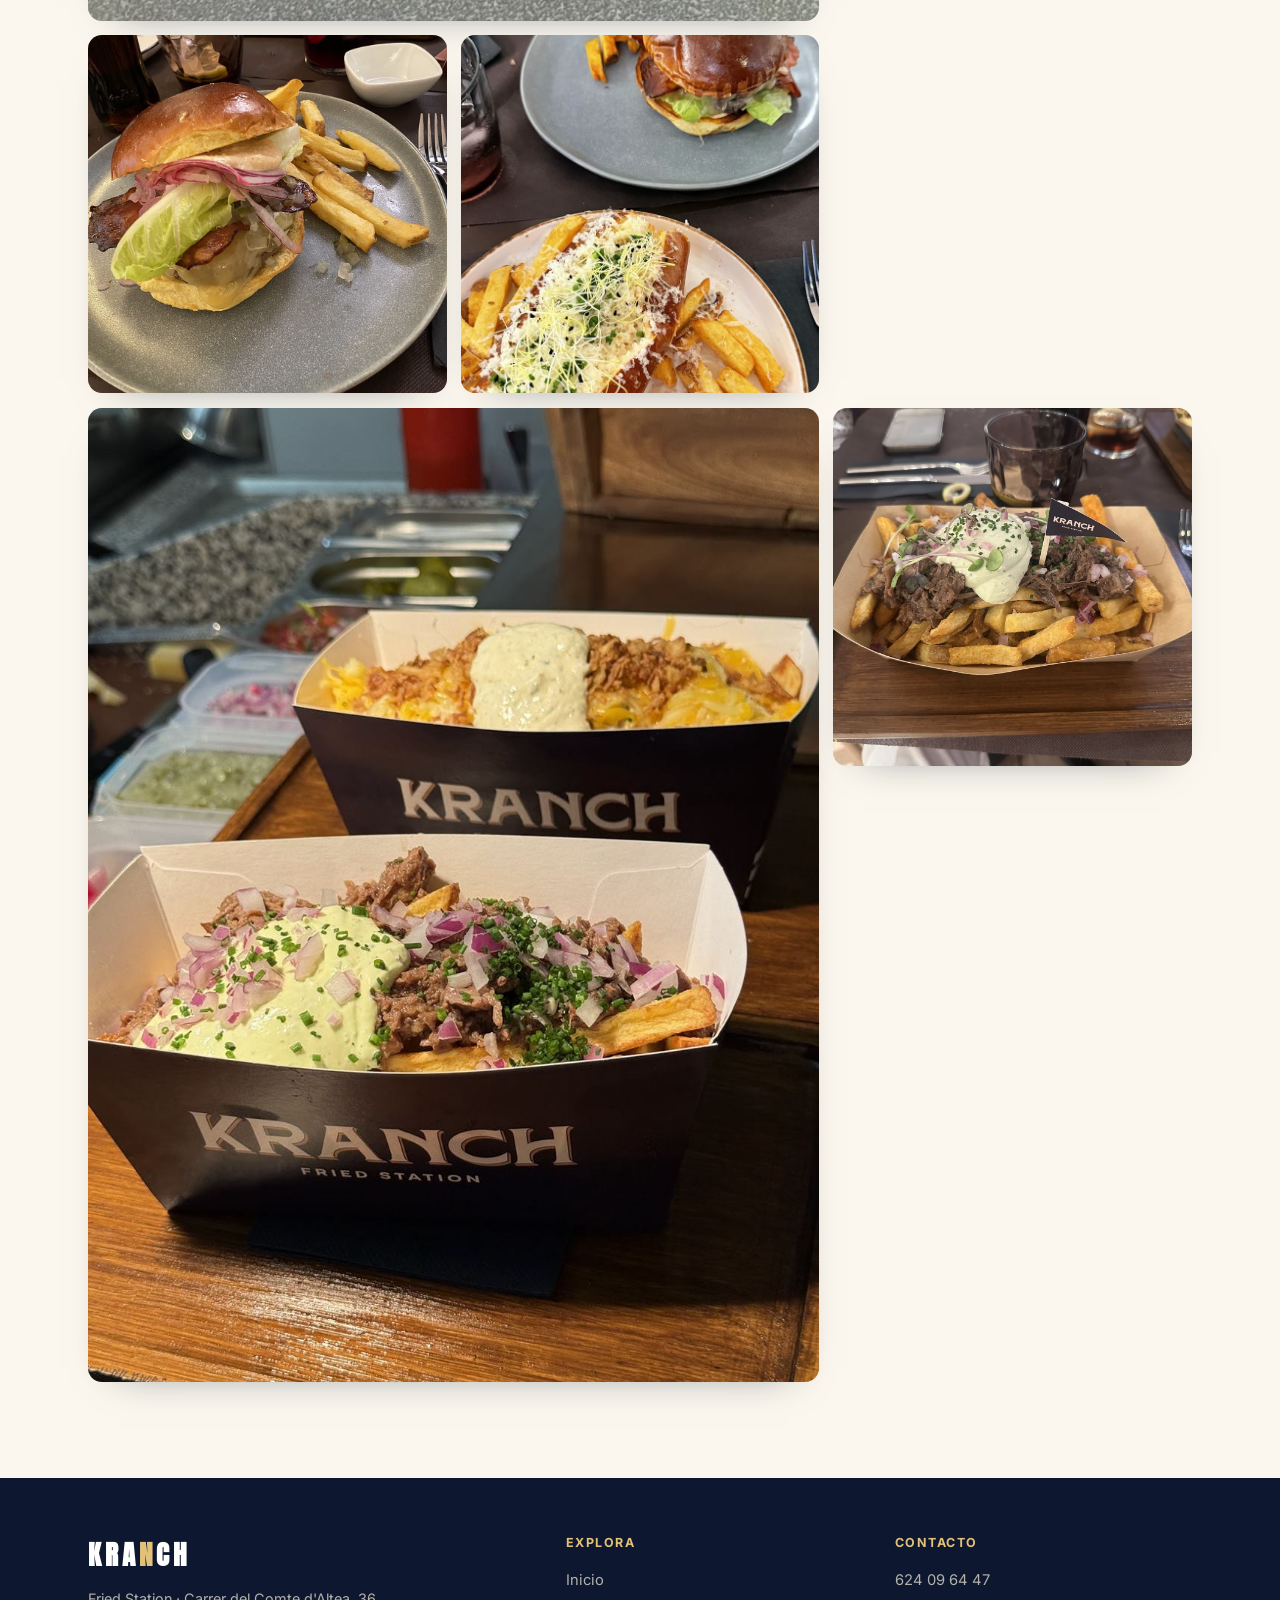
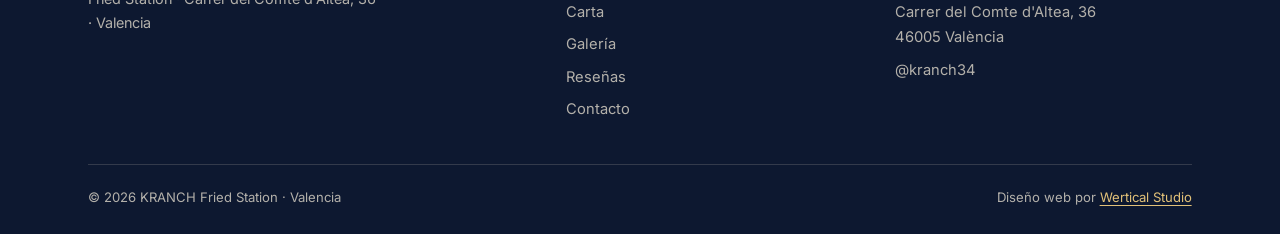
<file: galeria.html>
<!DOCTYPE html>
<html lang="es">
<head>
<meta charset="UTF-8" />
<meta name="viewport" content="width=device-width, initial-scale=1.0" />
<title>Galería · KRANCH Fried Station — Valencia</title>
<meta name="description" content="Galería de KRANCH Fried Station: patatas belgas cargadas, burgers de Angus y nuestro local en el Comte d'Altea, Valencia." />
<link rel="preconnect" href="https://fonts.googleapis.com" />
<link rel="preconnect" href="https://fonts.gstatic.com" crossorigin />
<link href="https://fonts.googleapis.com/css2?family=Anton&family=Inter:wght@300;400;500;600;700;800&display=swap" rel="stylesheet" />
<link rel="icon" type="image/svg+xml" href="assets/favicon.svg" />
<meta name="theme-color" content="#0d1830" />
<meta property="og:type" content="website" />
<meta property="og:title" content="Galería · KRANCH Fried Station — Valencia" />
<meta property="og:description" content="Patatas belgas cargadas, burgers de Angus y nuestro local en el Comte d'Altea, Valencia." />
<meta property="og:image" content="assets/hero-burger.jpg" />
<link rel="stylesheet" href="assets/styles.css" />
</head>
<body>

<nav id="nav">
  <a href="index.html" class="brand"><b>KRA<span>N</span>CH</b><small>Fried Station</small></a>
  <button id="burger" aria-label="Menú" aria-expanded="false"><span></span><span></span><span></span></button>
  <div class="nav-menu" id="navLinks">
    <ul class="links">
      <li><a href="index.html" data-i18n="nav.home">Inicio</a></li>
      <li><a href="carta.html" data-i18n="nav.menu">Carta</a></li>
      <li><a href="galeria.html" class="active" data-i18n="nav.gallery">Galería</a></li>
      <li><a href="resenas.html" data-i18n="nav.reviews">Reseñas</a></li>
      <li><a href="contacto.html" data-i18n="nav.contact">Contacto</a></li>
    </ul>
    <div class="nav-actions">
      <div class="lang-switch">
        <button class="lang-btn" data-lang="es">ES</button>
        <button class="lang-btn" data-lang="en">EN</button>
      </div>
      <a href="contacto.html" class="btn-cta" data-i18n="nav.cta">Cómo llegar</a>
    </div>
  </div>
</nav>

<aside id="openStatus" class="is-closed" aria-live="polite">
  <span class="st-dot"></span>
  <span><span class="st-main"></span><span class="st-sub"></span></span>
</aside>

<a id="waFab" class="wa-fab" href="#" rel="noopener" aria-label="WhatsApp">
  <svg viewBox="0 0 24 24" fill="currentColor" aria-hidden="true"><path d="M.057 24l1.687-6.163a11.867 11.867 0 0 1-1.587-5.946C.16 5.335 5.495 0 12.05 0a11.817 11.817 0 0 1 8.413 3.488 11.824 11.824 0 0 1 3.48 8.414c-.003 6.557-5.338 11.892-11.893 11.892a11.9 11.9 0 0 1-5.688-1.448L.057 24zm6.597-3.807c1.676.995 3.276 1.591 5.392 1.592 5.448 0 9.886-4.434 9.889-9.885.002-5.462-4.415-9.89-9.881-9.892-5.452 0-9.887 4.434-9.889 9.884a9.86 9.86 0 0 0 1.518 5.262l-.999 3.648 3.97-1.022zm11.387-5.464c-.074-.124-.272-.198-.57-.347-.297-.149-1.758-.868-2.031-.967-.272-.099-.47-.149-.669.149-.198.297-.768.967-.941 1.165-.173.198-.347.223-.644.074-.297-.149-1.255-.462-2.39-1.475-.883-.788-1.48-1.761-1.653-2.059-.173-.297-.018-.458.13-.606.134-.133.297-.347.446-.521.151-.172.2-.296.3-.495.099-.198.05-.372-.025-.521-.075-.148-.669-1.611-.916-2.206-.242-.579-.487-.501-.669-.51l-.57-.01c-.198 0-.52.074-.792.372s-1.04 1.016-1.04 2.479 1.065 2.876 1.213 3.074c.149.198 2.095 3.2 5.076 4.487.709.306 1.263.489 1.694.626.712.226 1.36.194 1.872.118.571-.085 1.758-.719 2.006-1.413.248-.695.248-1.29.173-1.414z"/></svg>
</a>

<header class="page-head">
  <div class="wrap center">
    <span class="kicker" data-i18n="gallery.kicker">Galería</span>
    <h1 class="h-title" data-i18n="gallery.title">El sabor, en imágenes</h1>
    <p class="lead" data-i18n="gallery.sub">Patatas cargadas, burgers y nuestra esquina del Eixample.</p>
  </div>
</header>

<main class="section" style="padding-top:0">
  <div class="wrap">
    <div class="gal-grid" id="galleryGrid"></div>
  </div>
</main>

<footer>
  <div class="wrap">
    <div class="foot-grid">
      <div class="foot-brand">
        <b>KRA<span>N</span>CH</b>
        <p data-i18n="footer.tagline">Fried Station · Carrer del Comte d'Altea, 36 · Valencia</p>
      </div>
      <div class="foot-col">
        <h4 data-i18n="footer.explore">Explora</h4>
        <a href="index.html" data-i18n="nav.home">Inicio</a>
        <a href="carta.html" data-i18n="nav.menu">Carta</a>
        <a href="galeria.html" data-i18n="nav.gallery">Galería</a>
        <a href="resenas.html" data-i18n="nav.reviews">Reseñas</a>
        <a href="contacto.html" data-i18n="nav.contact">Contacto</a>
      </div>
      <div class="foot-col">
        <h4 data-i18n="footer.contact">Contacto</h4>
        <a id="footPhone" href="#">624 09 64 47</a>
        <p>Carrer del Comte d'Altea, 36<br>46005 València</p>
        <a href="https://www.instagram.com/kranch34/" target="_blank" rel="noopener">@kranch34</a>
      </div>
    </div>
    <div class="foot-bottom">
      <span data-i18n="footer.rights">© 2026 KRANCH Fried Station · Valencia</span>
      <span data-i18n-html="footer.credit">Diseño web por Wertical Studio</span>
    </div>
  </div>
</footer>

<script src="assets/i18n.js"></script>
<script src="assets/menu-data.js"></script>
<script src="assets/reviews-data.js"></script>
<script src="assets/app.js"></script>
</body>
</html>
</file>
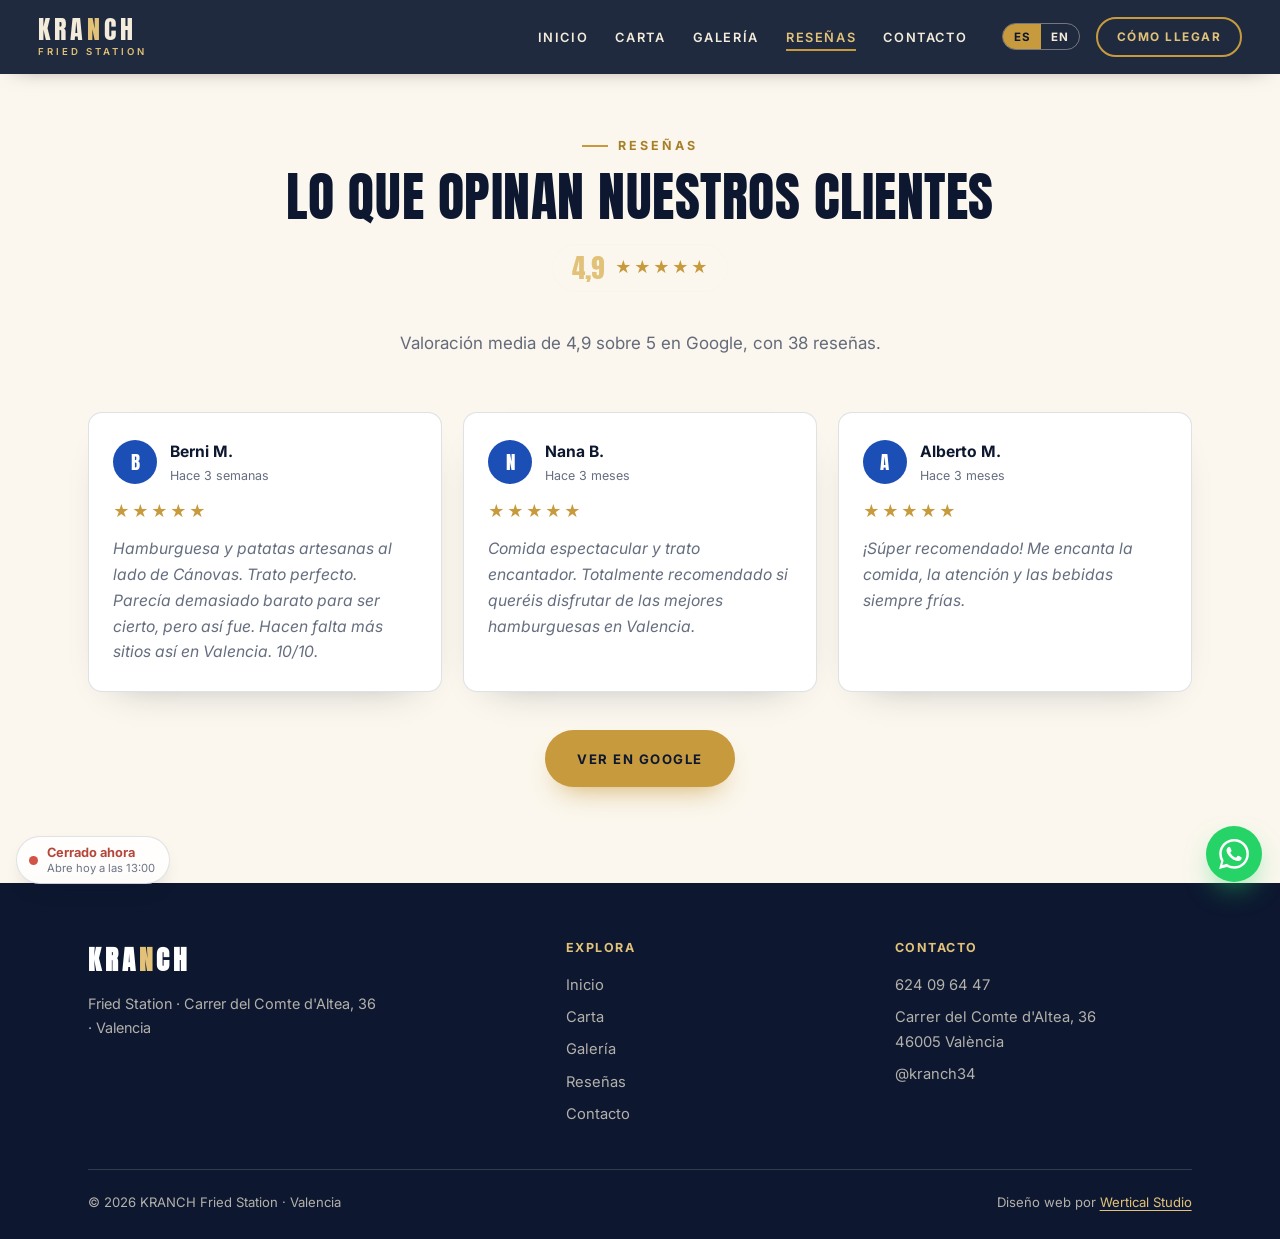
<file: resenas.html>
<!DOCTYPE html>
<html lang="es">
<head>
<meta charset="UTF-8" />
<meta name="viewport" content="width=device-width, initial-scale=1.0" />
<title>Reseñas · KRANCH Fried Station — Valencia</title>
<meta name="description" content="Opiniones reales de clientes de KRANCH Fried Station en Valencia. Valoración media de 4,9 sobre 5 en Google." />
<link rel="preconnect" href="https://fonts.googleapis.com" />
<link rel="preconnect" href="https://fonts.gstatic.com" crossorigin />
<link href="https://fonts.googleapis.com/css2?family=Anton&family=Inter:wght@300;400;500;600;700;800&display=swap" rel="stylesheet" />
<link rel="icon" type="image/svg+xml" href="assets/favicon.svg" />
<meta name="theme-color" content="#0d1830" />
<meta property="og:type" content="website" />
<meta property="og:title" content="Reseñas · KRANCH Fried Station — Valencia" />
<meta property="og:description" content="Opiniones reales de clientes. Valoración media de 4,9 sobre 5 en Google." />
<meta property="og:image" content="assets/hero-burger.jpg" />
<link rel="stylesheet" href="assets/styles.css" />
</head>
<body>

<nav id="nav">
  <a href="index.html" class="brand"><b>KRA<span>N</span>CH</b><small>Fried Station</small></a>
  <button id="burger" aria-label="Menú" aria-expanded="false"><span></span><span></span><span></span></button>
  <div class="nav-menu" id="navLinks">
    <ul class="links">
      <li><a href="index.html" data-i18n="nav.home">Inicio</a></li>
      <li><a href="carta.html" data-i18n="nav.menu">Carta</a></li>
      <li><a href="galeria.html" data-i18n="nav.gallery">Galería</a></li>
      <li><a href="resenas.html" class="active" data-i18n="nav.reviews">Reseñas</a></li>
      <li><a href="contacto.html" data-i18n="nav.contact">Contacto</a></li>
    </ul>
    <div class="nav-actions">
      <div class="lang-switch">
        <button class="lang-btn" data-lang="es">ES</button>
        <button class="lang-btn" data-lang="en">EN</button>
      </div>
      <a href="contacto.html" class="btn-cta" data-i18n="nav.cta">Cómo llegar</a>
    </div>
  </div>
</nav>

<aside id="openStatus" class="is-closed" aria-live="polite">
  <span class="st-dot"></span>
  <span><span class="st-main"></span><span class="st-sub"></span></span>
</aside>

<a id="waFab" class="wa-fab" href="#" rel="noopener" aria-label="WhatsApp">
  <svg viewBox="0 0 24 24" fill="currentColor" aria-hidden="true"><path d="M.057 24l1.687-6.163a11.867 11.867 0 0 1-1.587-5.946C.16 5.335 5.495 0 12.05 0a11.817 11.817 0 0 1 8.413 3.488 11.824 11.824 0 0 1 3.48 8.414c-.003 6.557-5.338 11.892-11.893 11.892a11.9 11.9 0 0 1-5.688-1.448L.057 24zm6.597-3.807c1.676.995 3.276 1.591 5.392 1.592 5.448 0 9.886-4.434 9.889-9.885.002-5.462-4.415-9.89-9.881-9.892-5.452 0-9.887 4.434-9.889 9.884a9.86 9.86 0 0 0 1.518 5.262l-.999 3.648 3.97-1.022zm11.387-5.464c-.074-.124-.272-.198-.57-.347-.297-.149-1.758-.868-2.031-.967-.272-.099-.47-.149-.669.149-.198.297-.768.967-.941 1.165-.173.198-.347.223-.644.074-.297-.149-1.255-.462-2.39-1.475-.883-.788-1.48-1.761-1.653-2.059-.173-.297-.018-.458.13-.606.134-.133.297-.347.446-.521.151-.172.2-.296.3-.495.099-.198.05-.372-.025-.521-.075-.148-.669-1.611-.916-2.206-.242-.579-.487-.501-.669-.51l-.57-.01c-.198 0-.52.074-.792.372s-1.04 1.016-1.04 2.479 1.065 2.876 1.213 3.074c.149.198 2.095 3.2 5.076 4.487.709.306 1.263.489 1.694.626.712.226 1.36.194 1.872.118.571-.085 1.758-.719 2.006-1.413.248-.695.248-1.29.173-1.414z"/></svg>
</a>

<header class="page-head">
  <div class="wrap center">
    <span class="kicker" data-i18n="reviews.kicker">Reseñas</span>
    <h1 class="h-title" data-i18n="reviews.title">Lo que opinan nuestros clientes</h1>
    <div class="rating-badge" style="margin-top:1.2rem">
      <span class="rb-num">4,9</span>
      <span class="stars"><span class="star on">★</span><span class="star on">★</span><span class="star on">★</span><span class="star on">★</span><span class="star on">★</span></span>
    </div>
    <p class="lead" data-i18n-meta="reviews.sub">Valoración media de 4,9 sobre 5 en Google.</p>
  </div>
</header>

<main class="section" style="padding-top:0">
  <div class="wrap">
    <div class="reviews-grid" id="reviewsGrid"></div>
    <div class="reviews-actions">
      <a id="reviewsLink" href="#" target="_blank" rel="noopener" class="btn btn-gold" data-i18n="reviews.cta">Ver en Google</a>
    </div>
  </div>
</main>

<footer>
  <div class="wrap">
    <div class="foot-grid">
      <div class="foot-brand">
        <b>KRA<span>N</span>CH</b>
        <p data-i18n="footer.tagline">Fried Station · Carrer del Comte d'Altea, 36 · Valencia</p>
      </div>
      <div class="foot-col">
        <h4 data-i18n="footer.explore">Explora</h4>
        <a href="index.html" data-i18n="nav.home">Inicio</a>
        <a href="carta.html" data-i18n="nav.menu">Carta</a>
        <a href="galeria.html" data-i18n="nav.gallery">Galería</a>
        <a href="resenas.html" data-i18n="nav.reviews">Reseñas</a>
        <a href="contacto.html" data-i18n="nav.contact">Contacto</a>
      </div>
      <div class="foot-col">
        <h4 data-i18n="footer.contact">Contacto</h4>
        <a id="footPhone" href="#">624 09 64 47</a>
        <p>Carrer del Comte d'Altea, 36<br>46005 València</p>
        <a href="https://www.instagram.com/kranch34/" target="_blank" rel="noopener">@kranch34</a>
      </div>
    </div>
    <div class="foot-bottom">
      <span data-i18n="footer.rights">© 2026 KRANCH Fried Station · Valencia</span>
      <span data-i18n-html="footer.credit">Diseño web por Wertical Studio</span>
    </div>
  </div>
</footer>

<script src="assets/i18n.js"></script>
<script src="assets/menu-data.js"></script>
<script src="assets/reviews-data.js"></script>
<script src="assets/app.js"></script>
</body>
</html>
</file>
<file: assets/styles.css>
/* ============================================================
   KRANCH — Fried Station · Estilos
   Paleta: azul cobalto + dorado + crema  ·  Anton + Inter
   ============================================================ */
:root{
  --navy:#0d1830; --navy-2:#13233f; --navy-3:#1a2d4d;
  --blue:#1c4fb5; --blue-2:#3a73e0;
  --gold:#c79a3e; --gold-2:#e2c178; --gold-deep:#a87f28;
  --cream:#f4ecda; --cream-2:#ece0c6; --cream-soft:rgba(244,236,218,.72);
  --paper:#fbf7ee; --white:#ffffff;
  --text:#16223c; --text-soft:rgba(22,34,60,.66); --line:rgba(13,24,48,.13);
  --maxw:1180px; --r:14px;
  --shadow:0 20px 50px -24px rgba(13,24,48,.5);
}
*{margin:0;padding:0;box-sizing:border-box}
html{scroll-behavior:smooth}
body{
  font-family:'Inter',system-ui,sans-serif;
  background:var(--paper); color:var(--text); line-height:1.7;
  overflow-x:hidden; -webkit-font-smoothing:antialiased;
}
body.no-scroll{overflow:hidden}
h1,h2,h3{font-family:'Anton',Impact,sans-serif;font-weight:400;line-height:1.04;letter-spacing:.5px;text-transform:uppercase;color:var(--navy)}
img{display:block;max-width:100%}
a{color:inherit;text-decoration:none}
::selection{background:var(--gold);color:var(--navy)}
::-webkit-scrollbar{width:10px}
::-webkit-scrollbar-track{background:var(--cream-2)}
::-webkit-scrollbar-thumb{background:var(--navy);border-radius:6px}
::-webkit-scrollbar-thumb:hover{background:var(--blue)}

.wrap{max-width:var(--maxw);margin:0 auto;padding:0 clamp(1.1rem,4vw,2.4rem)}
.section{padding:clamp(3.4rem,8vw,6rem) 0}
.section.alt{background:var(--cream)}
.section.dark{background:var(--navy);color:var(--cream)}
.section.dark h1,.section.dark h2,.section.dark h3{color:var(--white)}
.center{text-align:center}
.center .lead{margin-left:auto;margin-right:auto}

.kicker{
  font-family:'Inter',sans-serif;font-weight:700;font-size:.78rem;letter-spacing:3px;
  text-transform:uppercase;color:var(--gold-deep);
  display:inline-flex;align-items:center;gap:.6rem;margin-bottom:.7rem;
}
.kicker::before{content:"";width:26px;height:2px;background:var(--gold);flex-shrink:0}
.section.dark .kicker{color:var(--gold-2)}
.h-title{font-size:clamp(2rem,5.2vw,3.4rem)}
.lead{max-width:56ch;color:var(--text-soft);font-size:1.06rem;margin-top:.7rem}
.section.dark .lead{color:var(--cream-soft)}

/* ---------- Botones ---------- */
.btn{
  display:inline-flex;align-items:center;justify-content:center;gap:.5rem;
  font-family:'Inter',sans-serif;font-weight:700;font-size:.82rem;letter-spacing:1.5px;text-transform:uppercase;
  padding:.95rem 1.9rem;border-radius:50px;cursor:pointer;border:2px solid transparent;transition:.26s ease;
}
.btn-gold{background:var(--gold);color:var(--navy);box-shadow:0 14px 28px -14px rgba(199,154,62,.85)}
.btn-gold:hover{background:var(--gold-2);transform:translateY(-2px)}
.btn-outline{border-color:var(--cream);color:var(--cream)}
.btn-outline:hover{background:var(--cream);color:var(--navy);transform:translateY(-2px)}
.btn-ghost{border-color:var(--navy);color:var(--navy)}
.btn-ghost:hover{background:var(--navy);color:var(--cream);transform:translateY(-2px)}

/* ============================================================ NAV */
#nav{
  position:fixed;top:0;left:0;width:100%;z-index:900;
  display:flex;align-items:center;justify-content:space-between;
  padding:1.05rem clamp(1.1rem,4vw,2.4rem);transition:.35s ease;
}
#nav:not(.scrolled){background:rgba(13,24,48,.92);backdrop-filter:blur(10px);box-shadow:0 6px 24px -16px rgba(0,0,0,.6)}
body.has-hero #nav:not(.scrolled){
  background:linear-gradient(180deg,rgba(8,15,32,.72) 0%,rgba(8,15,32,.18) 70%,transparent 100%);
  backdrop-filter:none;box-shadow:none;
}
#nav.scrolled{background:rgba(13,24,48,.96);backdrop-filter:blur(12px);padding:.6rem clamp(1.1rem,4vw,2.4rem);box-shadow:0 10px 34px -18px rgba(0,0,0,.7)}
.brand{display:flex;flex-direction:column;line-height:1;z-index:2}
.brand b{font-family:'Anton',sans-serif;font-weight:400;font-size:1.6rem;letter-spacing:4px;color:var(--cream);text-transform:uppercase}
.brand b span{color:var(--gold-2)}
.brand small{font-family:'Inter',sans-serif;font-weight:600;font-size:.6rem;letter-spacing:3px;color:var(--gold-2);margin-top:4px;text-transform:uppercase}
.nav-menu{display:flex;align-items:center;gap:2.2rem}
.links{display:flex;gap:1.7rem;list-style:none}
.links a{color:var(--cream);font-size:.8rem;letter-spacing:1.6px;text-transform:uppercase;font-weight:600;position:relative;padding:.2rem 0;transition:color .25s}
.links a::after{content:"";position:absolute;left:0;bottom:-3px;width:0;height:2px;background:var(--gold);transition:width .3s}
.links a:hover,.links a.active{color:var(--gold-2)}
.links a:hover::after,.links a.active::after{width:100%}
.nav-actions{display:flex;align-items:center;gap:1rem}
.lang-switch{display:inline-flex;border:1px solid rgba(244,236,218,.4);border-radius:50px;overflow:hidden}
.lang-btn{background:transparent;border:0;cursor:pointer;color:var(--cream);font-family:inherit;font-size:.72rem;font-weight:700;letter-spacing:1px;padding:.34rem .64rem;transition:.2s}
.lang-btn.active{background:var(--gold);color:var(--navy)}
.btn-cta{border:2px solid var(--gold);color:var(--gold-2);padding:.5rem 1.15rem;border-radius:50px;font-size:.74rem;font-weight:700;letter-spacing:1.5px;text-transform:uppercase;transition:.25s}
.btn-cta:hover{background:var(--gold);color:var(--navy)}
#burger{display:none;flex-direction:column;gap:5px;background:none;border:0;cursor:pointer;z-index:1010;padding:6px}
#burger span{width:26px;height:2px;background:var(--cream);transition:.3s;border-radius:2px}
#burger.open span:nth-child(1){transform:translateY(7px) rotate(45deg)}
#burger.open span:nth-child(2){opacity:0}
#burger.open span:nth-child(3){transform:translateY(-7px) rotate(-45deg)}

/* ============================================================ ABIERTO/CERRADO */
#openStatus{
  position:fixed;left:16px;bottom:16px;z-index:850;display:flex;align-items:center;gap:.55rem;
  padding:.5rem .9rem .5rem .75rem;border-radius:50px;
  background:rgba(255,255,255,.86);backdrop-filter:blur(10px);-webkit-backdrop-filter:blur(10px);
  border:1px solid var(--line);box-shadow:0 10px 28px -16px rgba(13,24,48,.55);
  max-width:240px;opacity:.95;transition:opacity .3s,transform .3s;
}
#openStatus:hover{opacity:1;transform:translateY(-1px)}
#openStatus .st-dot{width:9px;height:9px;border-radius:50%;flex-shrink:0}
#openStatus.is-open .st-dot{background:#2e9e5b;animation:pulse 2.4s infinite}
#openStatus.is-closed .st-dot{background:#cf4b3e}
@keyframes pulse{0%{box-shadow:0 0 0 0 rgba(46,158,91,.5)}70%{box-shadow:0 0 0 8px rgba(46,158,91,0)}100%{box-shadow:0 0 0 0 rgba(46,158,91,0)}}
#openStatus .st-main{font-weight:700;font-size:.8rem;display:block;line-height:1.2}
#openStatus.is-open .st-main{color:#23824b}
#openStatus.is-closed .st-main{color:#b23d31}
#openStatus .st-sub{font-size:.7rem;color:var(--text-soft);display:block;line-height:1.2;margin-top:1px}

/* ============================================================ WHATSAPP */
.wa-fab{
  position:fixed;right:18px;bottom:18px;z-index:860;width:56px;height:56px;border-radius:50%;
  display:flex;align-items:center;justify-content:center;background:#25d366;color:#fff;
  box-shadow:0 12px 28px -8px rgba(37,211,102,.6);transition:transform .25s,box-shadow .25s;
}
.wa-fab:hover{transform:translateY(-3px) scale(1.05);box-shadow:0 18px 34px -8px rgba(37,211,102,.72)}
.wa-fab svg{width:30px;height:30px}
@media (max-width:680px){.wa-fab{right:14px;bottom:14px;width:52px;height:52px}.wa-fab svg{width:28px;height:28px}}

/* ============================================================ HERO */
.hero{position:relative;min-height:100svh;display:flex;align-items:center;justify-content:center;text-align:center;color:var(--cream);overflow:hidden;background:var(--navy)}
.hero-slides{position:absolute;inset:0;z-index:0}
.hero-slide{position:absolute;inset:0;background-size:cover;background-position:center;opacity:0;transform:scale(1.06);transition:opacity 1.4s ease,transform 6s ease}
.hero-slide.active{opacity:1;transform:scale(1)}
.hero-overlay{position:absolute;inset:0;z-index:1;pointer-events:none;background:linear-gradient(180deg,rgba(8,14,30,.62) 0%,rgba(8,14,30,.5) 45%,rgba(8,14,30,.84) 100%)}
.hero-inner{position:relative;z-index:3;padding:7rem 1.2rem 5rem;max-width:920px}
.hero .kicker{color:var(--gold-2);justify-content:center}
.hero h1{font-size:clamp(4.4rem,20vw,11rem);color:var(--cream);letter-spacing:4px;line-height:.9;text-shadow:0 20px 55px rgba(0,0,0,.5)}
.hero-tagline{font-family:'Inter',sans-serif;font-weight:700;letter-spacing:7px;text-transform:uppercase;font-size:clamp(.8rem,2.4vw,1.15rem);color:var(--gold-2);margin-top:.5rem}
.hero-rule{width:70px;height:3px;background:var(--gold);margin:1.5rem auto}
.hero-sub{font-size:clamp(1rem,2.2vw,1.2rem);color:var(--cream-soft);max-width:48ch;margin:0 auto 2.1rem}
.hero-cta{display:flex;gap:1rem;justify-content:center;flex-wrap:wrap}
.scroll-cue{position:absolute;bottom:22px;left:50%;transform:translateX(-50%);z-index:3;color:var(--cream-soft);font-size:.66rem;letter-spacing:3px;text-transform:uppercase;display:flex;flex-direction:column;align-items:center;gap:.5rem}
.scroll-cue::after{content:"";width:1px;height:34px;background:linear-gradient(var(--gold-2),transparent);animation:cue 1.8s infinite}
@keyframes cue{0%{opacity:.2;transform:scaleY(.4)}50%{opacity:1;transform:scaleY(1)}100%{opacity:.2;transform:scaleY(.4)}}

/* ============================================================ CONCEPTO (home) */
.concept-grid{display:grid;grid-template-columns:repeat(3,1fr);gap:1.3rem;margin-top:2.8rem}
.concept-card{background:var(--white);border:1px solid var(--line);border-radius:var(--r);padding:2rem 1.6rem;box-shadow:0 16px 40px -28px rgba(13,24,48,.4);transition:.3s;position:relative;overflow:hidden}
.concept-card::before{content:"";position:absolute;top:0;left:0;width:100%;height:4px;background:linear-gradient(90deg,var(--blue),var(--gold))}
.concept-card:hover{transform:translateY(-6px);border-color:rgba(199,154,62,.5);box-shadow:var(--shadow)}
.cc-num{font-family:'Anton',sans-serif;font-size:1.5rem;color:var(--gold-deep);letter-spacing:1px}
.concept-card h3{font-size:1.3rem;margin:.5rem 0 .5rem}
.concept-card p{color:var(--text-soft);font-size:.95rem;line-height:1.6}

/* ============================================================ DESTACADOS */
.feat-scroll{display:flex;gap:1.1rem;margin-top:2.8rem;overflow-x:auto;scroll-snap-type:x proximity;padding:.4rem .2rem 1.2rem;-webkit-overflow-scrolling:touch;scrollbar-width:thin;scrollbar-color:var(--gold) var(--cream-2)}
.feat-scroll::-webkit-scrollbar{height:8px}
.feat-scroll::-webkit-scrollbar-track{background:var(--cream-2);border-radius:5px}
.feat-scroll::-webkit-scrollbar-thumb{background:var(--gold);border-radius:5px}
.fcard{position:relative;flex:0 0 clamp(220px,72vw,300px);scroll-snap-align:start;border-radius:var(--r);overflow:hidden;aspect-ratio:4/5;box-shadow:0 16px 40px -26px rgba(13,24,48,.6)}
.fcard-img{position:absolute;inset:0;background-size:cover;background-position:center;transition:transform .6s ease}
.fcard:hover .fcard-img{transform:scale(1.08)}
.fcard figcaption{position:absolute;left:0;right:0;bottom:0;z-index:2;padding:1.8rem 1rem .95rem;color:#fff;text-align:left;font-family:'Anton',sans-serif;letter-spacing:1px;text-transform:uppercase;font-size:1.05rem;background:linear-gradient(transparent,rgba(8,14,30,.9))}
.dishes-cta{margin-top:2.4rem;text-align:center}

/* ============================================================ RESEÑAS */
.rating-badge{display:inline-flex;align-items:center;gap:.7rem;background:rgba(255,255,255,.06);border:1px solid rgba(244,236,218,.22);padding:.6rem 1.2rem;border-radius:50px;margin:0 auto 1.6rem}
.rating-badge .rb-num{font-family:'Anton',sans-serif;font-size:1.7rem;color:var(--gold-2);line-height:1}
.rating-badge .stars{font-size:1rem}
.reviews-grid{display:grid;grid-template-columns:repeat(3,1fr);gap:1.3rem;margin-top:2.4rem}
.rev-card{background:var(--white);border:1px solid var(--line);border-radius:var(--r);padding:1.6rem 1.5rem;box-shadow:0 16px 40px -30px rgba(13,24,48,.45);display:flex;flex-direction:column;gap:.7rem;text-align:left}
.section.dark .rev-card{background:var(--navy-2);border-color:rgba(244,236,218,.14)}
.rev-head{display:flex;align-items:center;gap:.8rem}
.rev-avatar{width:44px;height:44px;border-radius:50%;background:var(--blue);color:#fff;font-family:'Anton',sans-serif;font-size:1.2rem;display:grid;place-items:center;flex-shrink:0}
.rev-author{display:block;font-weight:700;color:var(--navy);font-size:.98rem}
.section.dark .rev-author{color:var(--cream)}
.rev-when{display:block;font-size:.78rem;color:var(--text-soft)}
.section.dark .rev-when{color:var(--cream-soft)}
.stars{display:inline-flex;gap:2px;color:#d9d2c4}
.stars .star.on{color:var(--gold)}
.rev-text{font-size:.98rem;line-height:1.65;color:var(--text-soft);font-style:italic}
.section.dark .rev-text{color:var(--cream-soft)}
.reviews-actions{margin-top:2.4rem;text-align:center;display:flex;gap:1rem;justify-content:center;flex-wrap:wrap}

/* ============================================================ VISIT band */
.visit-band{position:relative;overflow:hidden}
.visit-cta{margin-top:2rem;display:flex;gap:1rem;justify-content:center;flex-wrap:wrap}

/* ============================================================ CARTA */
.page-head{padding:8rem 0 1rem;text-align:center}
.cat-tabs-bar{position:sticky;top:56px;z-index:700;background:rgba(251,247,238,.97);backdrop-filter:blur(8px);border-bottom:1px solid var(--line)}
.cat-tabs{display:flex;gap:.5rem;overflow-x:auto;padding:.85rem clamp(1.1rem,4vw,2.4rem);max-width:var(--maxw);margin:0 auto;scrollbar-width:none}
.cat-tabs::-webkit-scrollbar{display:none}
.cat-tab{flex:0 0 auto;background:var(--white);border:1px solid var(--line);border-radius:50px;padding:.55rem 1.2rem;font-family:'Inter',sans-serif;font-size:.82rem;font-weight:700;letter-spacing:.5px;color:var(--text);cursor:pointer;transition:.25s;white-space:nowrap;text-transform:uppercase}
.cat-tab:hover{border-color:var(--gold)}
.cat-tab.active{background:var(--navy);color:var(--cream);border-color:var(--navy)}
.menu-body{padding:2.4rem 0 1rem;min-height:50vh}
.cat-panel{display:none}
.cat-panel.active{display:block;animation:fadeUp .5s ease}
@keyframes fadeUp{from{opacity:0;transform:translateY(14px)}to{opacity:1;transform:none}}
.cat-title{font-size:clamp(1.8rem,4.5vw,2.6rem);text-align:center;margin-bottom:.4rem}
.cat-note{text-align:center;color:var(--gold-deep);font-style:italic;font-size:1.02rem;max-width:60ch;margin:0 auto 1.6rem}
.menu-group{margin-bottom:2rem}
.group-title{font-size:1.15rem;letter-spacing:1.5px;color:var(--blue);text-align:center;margin-bottom:.4rem;padding-bottom:.5rem;border-bottom:1px solid var(--line);max-width:760px;margin-left:auto;margin-right:auto}
.dish-list{max-width:760px;margin:1.4rem auto 0}
.dish{padding:.95rem 0;border-bottom:1px dashed var(--line)}
.dish:last-child{border-bottom:0}
.dish-row{display:flex;align-items:baseline;gap:.5rem}
.dish-name{font-family:'Inter',sans-serif;font-weight:700;font-size:1.05rem;color:var(--navy)}
.dish-al{font-size:.66rem;font-weight:600;color:var(--text-soft);margin-left:.45rem;letter-spacing:.5px;vertical-align:super}
.dish-dots{flex:1;border-bottom:1px dotted rgba(13,24,48,.28);transform:translateY(-3px)}
.dish-price{font-family:'Anton',sans-serif;letter-spacing:.5px;color:var(--gold-deep);white-space:nowrap;font-size:1.05rem}
.dish-desc{color:var(--text-soft);font-size:.92rem;margin-top:.25rem;max-width:64ch}
.sauce-chips{display:flex;flex-wrap:wrap;gap:.6rem;justify-content:center;max-width:680px;margin:0 auto 1rem}
.sauce-chip{background:var(--white);border:1px solid var(--line);border-radius:50px;padding:.5rem 1.1rem;font-size:.9rem;font-weight:600;color:var(--navy);transition:.25s}
.sauce-chip:hover{border-color:var(--gold);background:var(--cream)}
.menu-extra{text-align:center;padding:2rem 0 0}
.menu-extra .btn{margin-top:.4rem}

/* Bloque alérgenos */
.allergens{max-width:760px;margin:2.6rem auto 0;background:var(--cream);border:1px solid var(--line);border-radius:var(--r);padding:1.4rem 1.6rem}
.allergens h3{font-size:1rem;letter-spacing:1px;margin-bottom:.5rem}
.allergens p{font-size:.88rem;color:var(--text-soft);margin-bottom:.7rem}
.al-grid{display:grid;grid-template-columns:repeat(auto-fill,minmax(120px,1fr));gap:.35rem .9rem;font-size:.8rem;color:var(--text-soft)}
.al-grid b{color:var(--gold-deep)}

/* ============================================================ GALERÍA (sin texto) */
.gal-grid{display:grid;grid-template-columns:repeat(3,1fr);gap:.9rem;margin-top:2.6rem}
.gal-item{position:relative;border-radius:var(--r);overflow:hidden;box-shadow:0 16px 40px -30px rgba(13,24,48,.6);aspect-ratio:1/1;background:var(--cream-2)}
.gal-item img{width:100%;height:100%;object-fit:cover;transition:transform .6s ease}
.gal-item:hover img{transform:scale(1.07)}
.gal-item:nth-child(3n+1){grid-row:span 1}
@media (min-width:781px){
  .gal-item:nth-child(1){grid-column:span 2;grid-row:span 2;aspect-ratio:auto}
  .gal-item:nth-child(6){grid-column:span 2;aspect-ratio:auto}
}

/* ============================================================ CONTACTO */
.contact-grid{display:grid;grid-template-columns:1fr 1fr;gap:clamp(2rem,5vw,3.2rem);margin-top:2.4rem;align-items:start}
.info-block{margin-bottom:1.7rem}
.info-block h3{font-size:1.02rem;letter-spacing:1px;margin-bottom:.5rem;display:flex;align-items:center;gap:.5rem}
.info-block h3::before{content:"";width:18px;height:2px;background:var(--gold)}
.info-line{display:block;color:var(--text-soft);font-size:1rem}
a.info-line:hover{color:var(--gold-deep)}
.options-line{font-size:.86rem;color:var(--blue);font-weight:600;letter-spacing:.5px;margin-top:.3rem}
.socials{display:flex;gap:.7rem;margin-top:.5rem}
.socials a{display:inline-flex;align-items:center;gap:.45rem;border:1px solid var(--line);border-radius:50px;padding:.45rem 1rem;font-size:.85rem;font-weight:600;transition:.25s}
.socials a:hover{border-color:var(--gold);color:var(--gold-deep)}
.socials svg{width:17px;height:17px}
.hours-table{border:1px solid var(--line);border-radius:var(--r);overflow:hidden;background:var(--white)}
.hrow{display:flex;justify-content:space-between;gap:1rem;padding:.62rem 1rem;border-bottom:1px solid var(--line);font-size:.93rem}
.hrow:last-child{border-bottom:0}
.hrow.htoday{background:var(--cream)}
.hday{font-weight:600;color:var(--navy)}
.hday em{color:var(--gold-deep);font-style:normal;font-weight:700;font-size:.8rem}
.hval{color:var(--text-soft);text-align:right}
.hclosed{color:#b23d31}
.call-card{background:var(--navy);color:var(--cream);border-radius:var(--r);padding:clamp(1.6rem,4vw,2.4rem);text-align:center;box-shadow:var(--shadow);margin-top:1.4rem}
.call-card h3{color:#fff;font-size:1.4rem;margin-bottom:.5rem}
.call-card p{color:var(--cream-soft);margin-bottom:1.3rem;font-size:.95rem}
.call-card .btn{margin:.3rem}
.form-card{background:var(--white);border:1px solid var(--line);border-radius:var(--r);padding:clamp(1.4rem,3vw,2rem);box-shadow:0 18px 46px -32px rgba(13,24,48,.4)}
.form-card h3{font-size:1.3rem;margin-bottom:1rem}
.form-row{display:grid;grid-template-columns:1fr 1fr;gap:1rem}
.field{margin-bottom:1rem;display:flex;flex-direction:column;gap:.35rem}
.field label{font-size:.78rem;font-weight:700;letter-spacing:.5px;color:var(--navy);text-transform:uppercase}
.field input,.field textarea{font-family:inherit;font-size:.95rem;padding:.72rem .85rem;border:1px solid var(--line);border-radius:10px;background:var(--paper);color:var(--text);transition:.2s}
.field input:focus,.field textarea:focus{outline:0;border-color:var(--gold);background:#fff;box-shadow:0 0 0 3px rgba(199,154,62,.2)}
.field textarea{resize:vertical;min-height:96px}
.form-success{margin-top:1rem;background:rgba(46,158,91,.12);border:1px solid rgba(46,158,91,.4);color:#23824b;padding:.8rem 1rem;border-radius:10px;font-size:.92rem;font-weight:600}
.map-frame{margin-top:2.4rem;border-radius:var(--r);overflow:hidden;border:1px solid var(--line);box-shadow:0 18px 46px -32px rgba(13,24,48,.4)}
.map-frame iframe{display:block;width:100%;height:360px;border:0;filter:grayscale(.15) contrast(1.03)}

/* ============================================================ FOOTER */
footer{background:var(--navy);color:var(--cream);padding:3.4rem 0 1.6rem}
.foot-grid{display:grid;grid-template-columns:1.5fr 1fr 1fr;gap:2rem;margin-bottom:2.2rem}
.foot-brand b{font-family:'Anton',sans-serif;font-size:1.7rem;letter-spacing:4px;color:#fff;display:block}
.foot-brand b span{color:var(--gold-2)}
.foot-brand p{color:var(--cream-soft);font-size:.9rem;margin-top:.5rem;max-width:32ch}
.foot-col h4{font-size:.78rem;text-transform:uppercase;letter-spacing:1.5px;color:var(--gold-2);margin-bottom:.9rem}
.foot-col a,.foot-col p{display:block;color:var(--cream-soft);font-size:.92rem;margin-bottom:.45rem;transition:color .2s}
.foot-col a:hover{color:var(--gold-2)}
.foot-bottom{border-top:1px solid rgba(244,236,218,.16);padding-top:1.3rem;display:flex;justify-content:space-between;gap:1rem;flex-wrap:wrap;font-size:.82rem;color:var(--cream-soft)}
.foot-bottom a{color:var(--gold-2);text-decoration:underline;text-underline-offset:3px}
.foot-bottom a:hover{color:#fff}

/* ============================================================ REVEAL */
.reveal{opacity:0;transform:translateY(26px);transition:opacity .7s cubic-bezier(.2,.7,.2,1),transform .7s cubic-bezier(.2,.7,.2,1)}
.reveal.in{opacity:1;transform:none}
@media (prefers-reduced-motion:reduce){.reveal{opacity:1;transform:none;transition:none}.hero-slide{transition:opacity .6s ease}}

/* ============================================================ RESPONSIVE */
@media (max-width:980px){
  .concept-grid{grid-template-columns:1fr}
  .reviews-grid{grid-template-columns:1fr}
  .contact-grid{grid-template-columns:1fr}
  .foot-grid{grid-template-columns:1fr 1fr}
}
@media (max-width:780px){
  #burger{display:flex}
  .nav-menu{
    position:fixed;top:0;right:0;bottom:0;width:min(84vw,340px);height:100dvh;
    flex-direction:column;justify-content:center;align-items:center;gap:1.6rem;
    background:var(--navy-2);padding:5.5rem 1.6rem 2.4rem;
    transform:translateX(100%);
    transition:transform .42s cubic-bezier(.5,0,.2,1);box-shadow:-18px 0 55px rgba(0,0,0,.5);overflow-y:auto;
  }
  .nav-menu.open{transform:translateX(0)}
  .links{flex-direction:column;align-items:center;gap:.2rem;width:100%}
  .links li{width:100%;text-align:center}
  .links a{display:block;font-size:1.25rem;letter-spacing:2px;padding:.8rem 0}
  .links a::after{display:none}
  .nav-actions{flex-direction:column;align-items:center;gap:1.3rem;width:100%;margin-top:1rem;padding-top:1.7rem;border-top:1px solid rgba(244,236,218,.16)}
  .lang-switch{transform:scale(1.1)}
  .btn-cta{font-size:.9rem;padding:.7rem 1.7rem}
  .cat-tabs-bar{top:50px}
  .page-head{padding:6.5rem 0 .5rem}
  .gal-grid{grid-template-columns:repeat(2,1fr)}
}
@media (max-width:680px){
  .foot-grid{grid-template-columns:1fr}
  .form-row{grid-template-columns:1fr}
  #openStatus{left:12px;bottom:12px;max-width:220px}
  .hero h1{letter-spacing:2px}
}
@media (max-width:420px){
  .gal-grid{grid-template-columns:1fr}
  .gal-item:nth-child(1),.gal-item:nth-child(6){grid-column:span 1}
  .btn{padding:.85rem 1.5rem}
}
</file>
